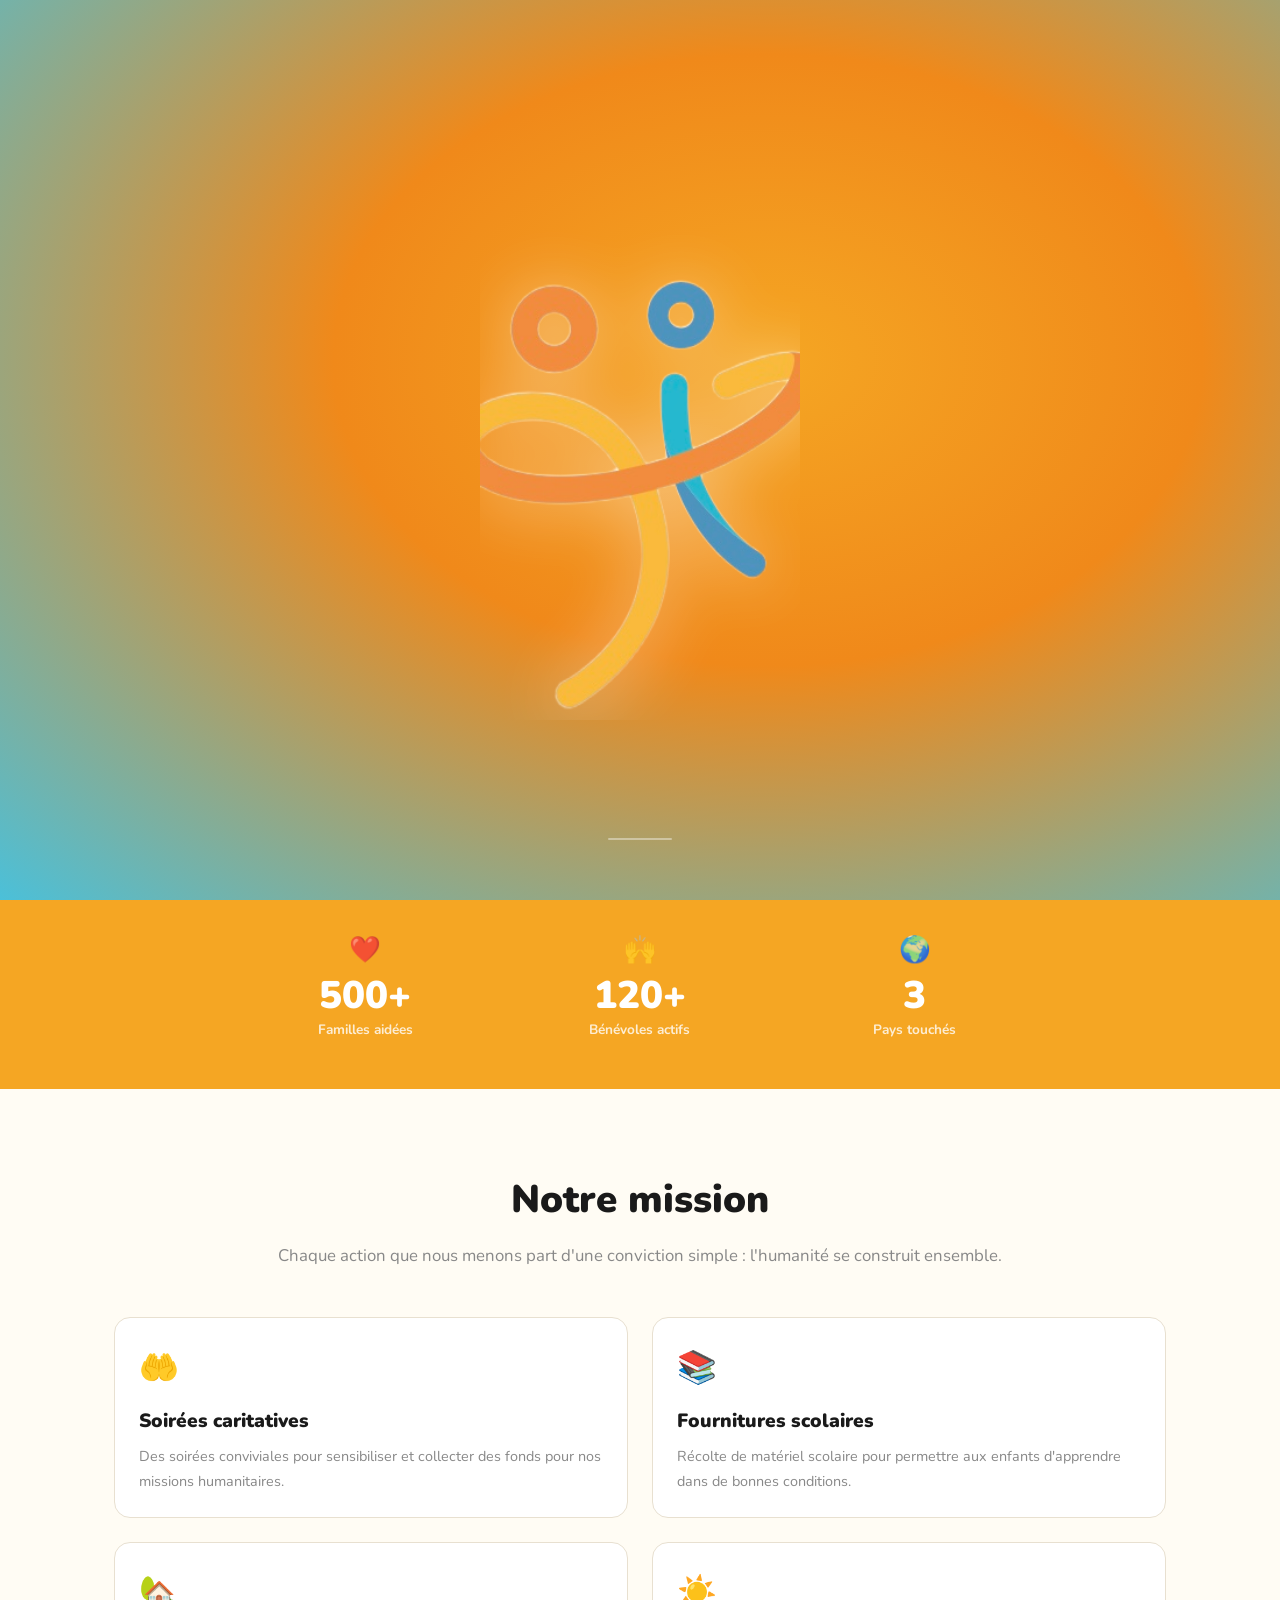
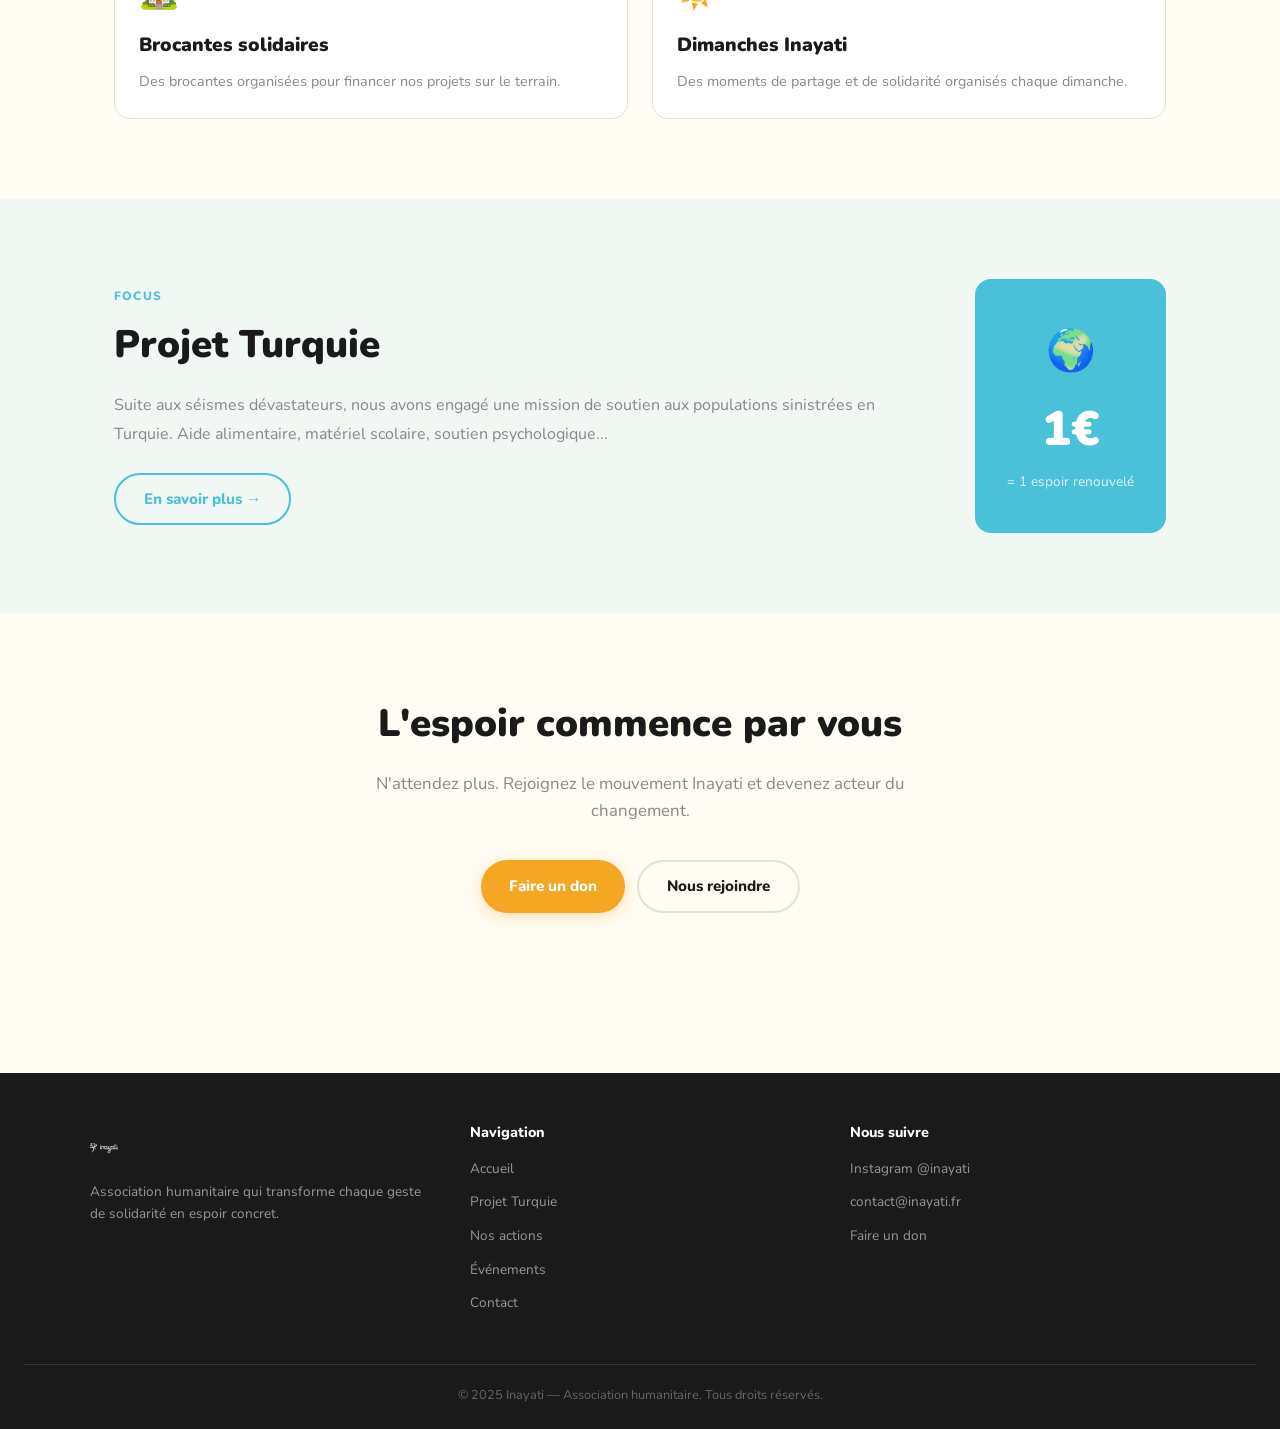
<file: index.html>
<!DOCTYPE html>
<html lang="fr">
<head>
  <meta charset="UTF-8" />
  <meta name="viewport" content="width=device-width, initial-scale=1.0" />
  <title>Inayati - Association Humanitaire</title>
  <link rel="stylesheet" href="style.css" />
</head>
<body>

<!-- SPLASH -->
<div id="splash">
  <div class="splash-icon">
    <img src="images/logo.png" alt="Inayati" />
  </div>
  <div class="splash-bar"></div>
</div>

<!-- NAVBAR -->
<nav>
  <div class="nav-inner">
    <a href="index.html" class="nav-logo"><img src="images/logo.png" alt="Inayati" /></a>
    <ul class="nav-links">
      <li><a href="index.html" data-page="index" class="active">Accueil</a></li>
      <li><a href="turquie.html" data-page="turquie">Projet Turquie</a></li>
      <li><a href="actions.html" data-page="actions">Nos actions</a></li>
      <li><a href="evenements.html" data-page="evenements">Nos événements</a></li>
      <li><a href="dons.html" class="btn-nav">Faire un don</a></li>
      <li><a href="contact.html" data-page="contact">Contact</a></li>
    </ul>
    <button class="nav-burger" id="nav-burger" aria-label="Menu">
      <span></span><span></span><span></span>
    </button>
  </div>
</nav>
<div class="nav-mobile" id="nav-mobile">
  <a href="index.html">Accueil</a>
  <a href="turquie.html">Projet Turquie</a>
  <a href="actions.html">Nos actions</a>
  <a href="evenements.html">Nos événements</a>
  <a href="contact.html">Contact</a>
  <a href="dons.html" class="btn-nav">Faire un don</a>
</div>

<main>

  <!-- HERO -->
  <section class="bg-warm" style="position:relative;min-height:90vh;display:flex;align-items:center;justify-content:center;text-align:center;overflow:hidden;">
    <div class="blob-orange"></div>
    <div class="blob-blue"></div>
    <div style="max-width:720px;">
      <img src="images/logo.png" alt="Inayati" style="height:96px;width:auto;object-fit:contain;margin-bottom:32px;" />
      <div class="slogan-box">
        <p class="slogan-text fade-in-slogan" id="slogan">Toute grande histoire commence par un rêve</p>
      </div>
      <p style="font-size:1.1rem;color:var(--text-muted);margin-bottom:36px;max-width:520px;margin-left:auto;margin-right:auto;">
        Inayati est une association humanitaire qui transforme chaque geste de solidarité en espoir concret pour ceux qui en ont besoin.
      </p>
      <div class="btn-group" style="justify-content:center;">
        <a href="dons.html" class="btn btn-primary">Faire un don</a>
        <a href="actions.html" class="btn btn-outline">Nos actions</a>
      </div>
    </div>
  </section>

  <!-- STATS -->
  <div class="stats-band orange">
    <div class="stats-grid">
      <div class="stat fade-up" data-delay="0">
        <div class="stat-icon">❤️</div>
        <div class="stat-value">500+</div>
        <div class="stat-label">Familles aidées</div>
      </div>
      <div class="stat fade-up" data-delay="100">
        <div class="stat-icon">🙌</div>
        <div class="stat-value">120+</div>
        <div class="stat-label">Bénévoles actifs</div>
      </div>
      <div class="stat fade-up" data-delay="200">
        <div class="stat-icon">🌍</div>
        <div class="stat-value">3</div>
        <div class="stat-label">Pays touchés</div>
      </div>
    </div>
  </div>

  <!-- NOTRE MISSION -->
  <section>
    <div class="container">
      <div class="section-title fade-up">
        <h2>Notre mission</h2>
        <p>Chaque action que nous menons part d'une conviction simple : l'humanité se construit ensemble.</p>
      </div>
      <div class="grid-2">
        <div class="card fade-up" data-delay="0">
          <div style="font-size:2rem;margin-bottom:12px;">🤲</div>
          <h3>Soirées caritatives</h3>
          <p style="color:var(--text-muted);font-size:0.9rem;line-height:1.7;">Des soirées conviviales pour sensibiliser et collecter des fonds pour nos missions humanitaires.</p>
        </div>
        <div class="card fade-up" data-delay="100">
          <div style="font-size:2rem;margin-bottom:12px;">📚</div>
          <h3>Fournitures scolaires</h3>
          <p style="color:var(--text-muted);font-size:0.9rem;line-height:1.7;">Récolte de matériel scolaire pour permettre aux enfants d'apprendre dans de bonnes conditions.</p>
        </div>
        <div class="card fade-up" data-delay="200">
          <div style="font-size:2rem;margin-bottom:12px;">🏡</div>
          <h3>Brocantes solidaires</h3>
          <p style="color:var(--text-muted);font-size:0.9rem;line-height:1.7;">Des brocantes organisées pour financer nos projets sur le terrain.</p>
        </div>
        <div class="card fade-up" data-delay="300">
          <div style="font-size:2rem;margin-bottom:12px;">☀️</div>
          <h3>Dimanches Inayati</h3>
          <p style="color:var(--text-muted);font-size:0.9rem;line-height:1.7;">Des moments de partage et de solidarité organisés chaque dimanche.</p>
        </div>
      </div>
    </div>
  </section>

  <!-- PROJET TURQUIE -->
  <section class="bg-blue-light">
    <div class="container">
      <div style="display:flex;flex-wrap:wrap;align-items:center;gap:40px;">
        <div style="flex:1;min-width:260px;" class="fade-left">
          <div class="label" style="color:var(--blue);margin-bottom:8px;">Focus</div>
          <h2>Projet Turquie</h2>
          <p style="color:var(--text-muted);line-height:1.8;margin:16px 0 24px;">
            Suite aux séismes dévastateurs, nous avons engagé une mission de soutien aux populations sinistrées en Turquie. Aide alimentaire, matériel scolaire, soutien psychologique...
          </p>
          <a href="turquie.html" class="btn btn-outline" style="border-color:var(--blue);color:var(--blue);" onmouseover="this.style.background='var(--blue)';this.style.color='#fff'" onmouseout="this.style.background='transparent';this.style.color='var(--blue)'">
            En savoir plus →
          </a>
        </div>
        <div class="fade-right" style="background:var(--blue);border-radius:var(--radius);padding:40px 32px;text-align:center;color:#fff;flex-shrink:0;min-width:180px;">
          <div style="font-size:2.5rem;margin-bottom:8px;">🌍</div>
          <div style="font-size:3rem;font-weight:900;">1€</div>
          <div style="font-size:0.85rem;opacity:0.85;margin-top:4px;">= 1 espoir renouvelé</div>
        </div>
      </div>
    </div>
  </section>

  <!-- CTA -->
  <section>
    <div class="container-sm" style="text-align:center;">
      <h2 class="fade-up">L'espoir commence par vous</h2>
      <p class="fade-up" style="color:var(--text-muted);font-size:1.05rem;margin:16px 0 36px;">
        N'attendez plus. Rejoignez le mouvement Inayati et devenez acteur du changement.
      </p>
      <div class="btn-group fade-up" style="justify-content:center;">
        <a href="dons.html" class="btn btn-primary">Faire un don</a>
        <a href="contact.html" class="btn btn-outline-dark">Nous rejoindre</a>
      </div>
    </div>
  </section>

</main>

<!-- FOOTER -->
<footer>
  <div class="footer-inner">
    <div class="footer-brand">
      <img src="images/logo.png" alt="Inayati" />
      <p>Association humanitaire qui transforme chaque geste de solidarité en espoir concret.</p>
    </div>
    <div class="footer-col">
      <h4>Navigation</h4>
      <ul>
        <li><a href="index.html">Accueil</a></li>
        <li><a href="turquie.html">Projet Turquie</a></li>
        <li><a href="actions.html">Nos actions</a></li>
        <li><a href="evenements.html">Événements</a></li>
        <li><a href="contact.html">Contact</a></li>
      </ul>
    </div>
    <div class="footer-col">
      <h4>Nous suivre</h4>
      <ul>
        <li><a href="https://www.instagram.com/inayati" target="_blank">Instagram @inayati</a></li>
        <li><a href="mailto:contact@inayati.fr">contact@inayati.fr</a></li>
        <li><a href="dons.html">Faire un don</a></li>
      </ul>
    </div>
  </div>
  <div class="footer-bottom">© 2025 Inayati — Association humanitaire. Tous droits réservés.</div>
</footer>

<script src="main.js"></script>
</body>
</html>
</file>
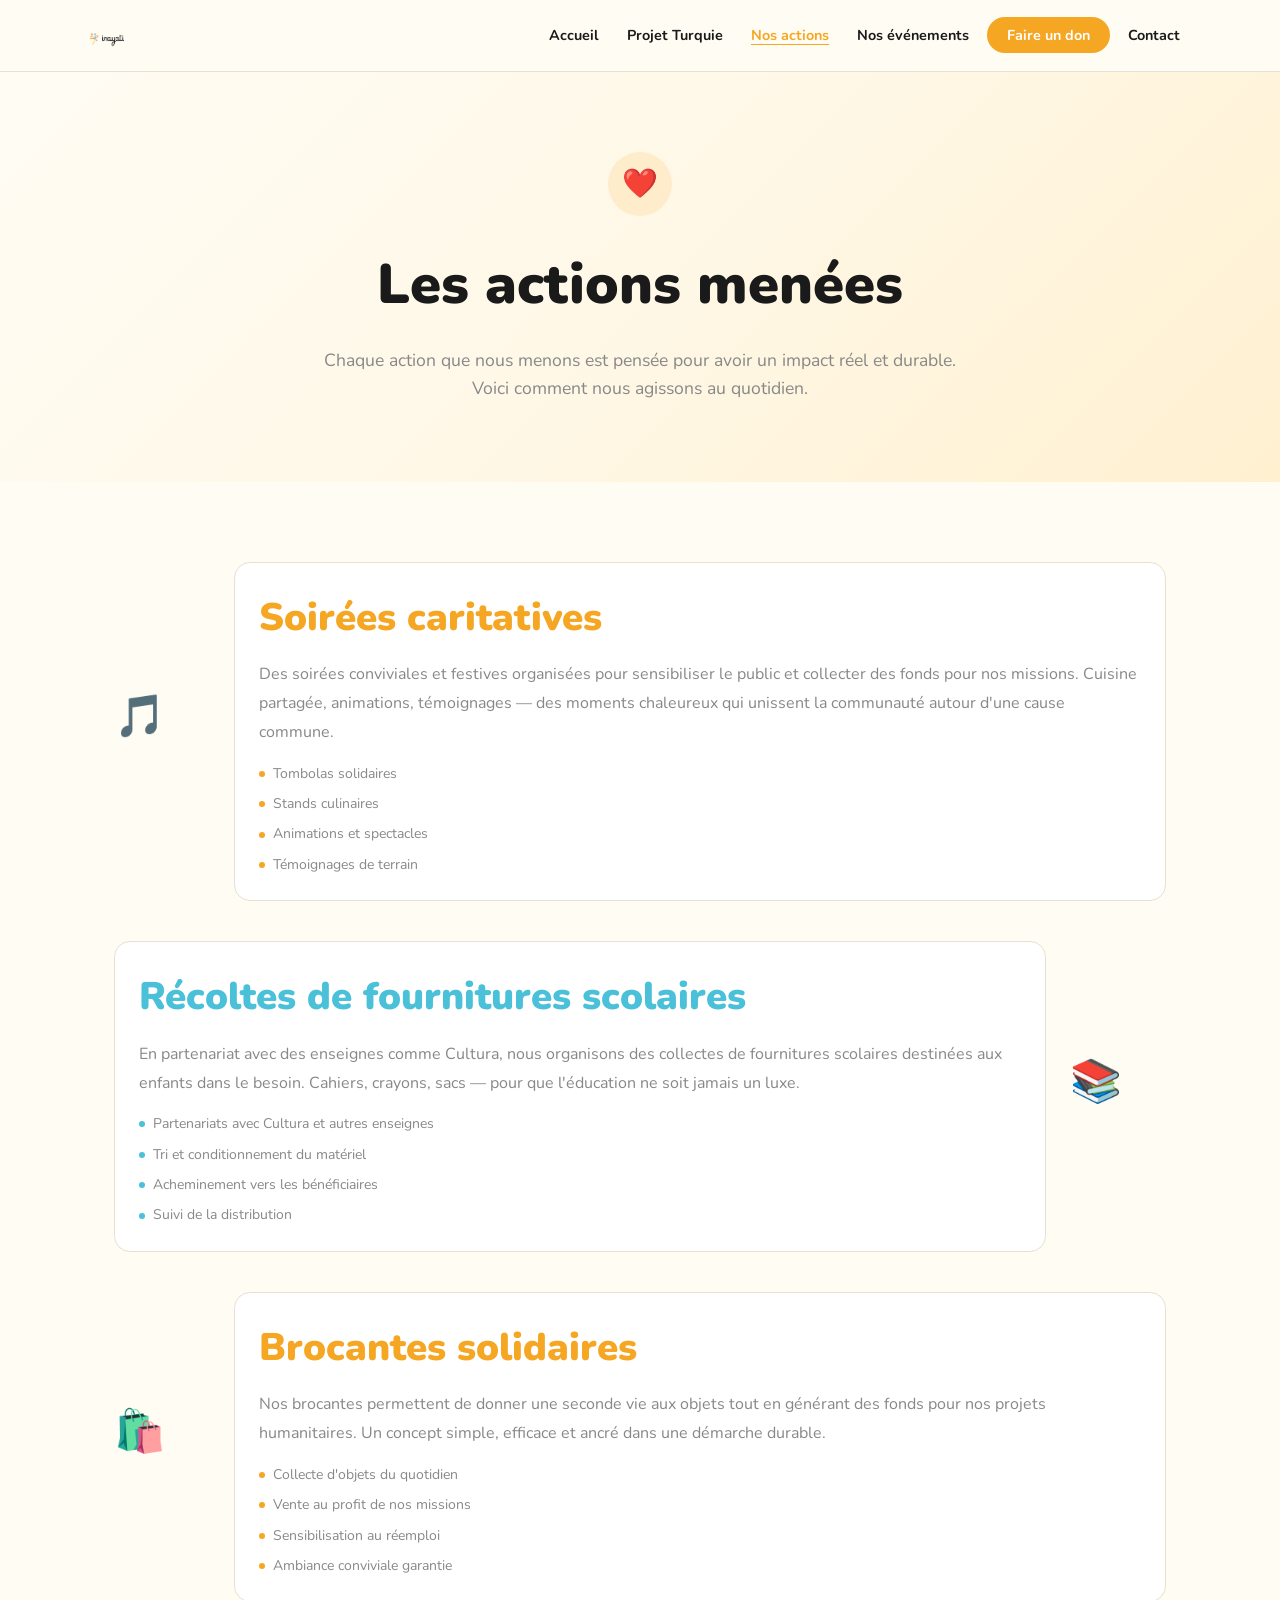
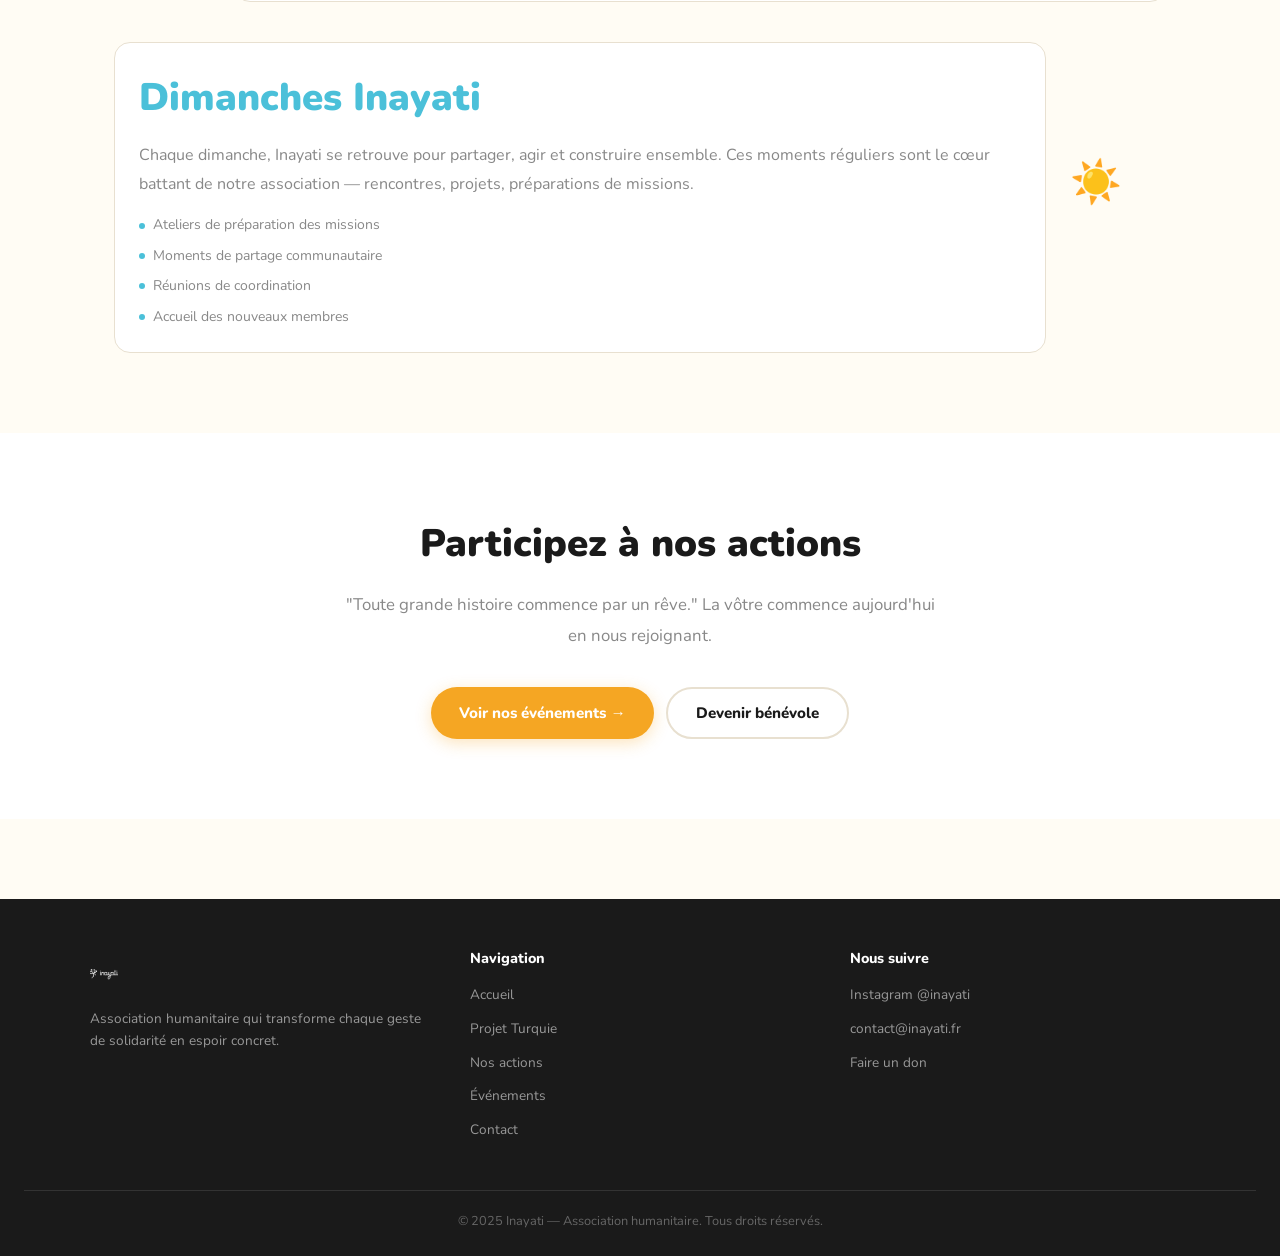
<file: actions.html>
<!DOCTYPE html>
<html lang="fr">
<head>
  <meta charset="UTF-8" />
  <meta name="viewport" content="width=device-width, initial-scale=1.0" />
  <title>Nos actions - Inayati</title>
  <link rel="stylesheet" href="style.css" />
</head>
<body>

<!-- NAVBAR -->
<nav>
  <div class="nav-inner">
    <a href="index.html" class="nav-logo"><img src="images/logo.png" alt="Inayati" /></a>
    <ul class="nav-links">
      <li><a href="index.html" data-page="index">Accueil</a></li>
      <li><a href="turquie.html" data-page="turquie">Projet Turquie</a></li>
      <li><a href="actions.html" data-page="actions" class="active">Nos actions</a></li>
      <li><a href="evenements.html" data-page="evenements">Nos événements</a></li>
      <li><a href="dons.html" class="btn-nav">Faire un don</a></li>
      <li><a href="contact.html" data-page="contact">Contact</a></li>
    </ul>
    <button class="nav-burger" id="nav-burger" aria-label="Menu">
      <span></span><span></span><span></span>
    </button>
  </div>
</nav>
<div class="nav-mobile" id="nav-mobile">
  <a href="index.html">Accueil</a>
  <a href="turquie.html">Projet Turquie</a>
  <a href="actions.html">Nos actions</a>
  <a href="evenements.html">Nos événements</a>
  <a href="contact.html">Contact</a>
  <a href="dons.html" class="btn-nav">Faire un don</a>
</div>

<main>

  <!-- HERO -->
  <section class="hero bg-warm">
    <div class="hero-icon" style="background:rgba(245,166,35,0.15);">❤️</div>
    <h1>Les actions menées</h1>
    <p>Chaque action que nous menons est pensée pour avoir un impact réel et durable. Voici comment nous agissons au quotidien.</p>
  </section>

  <!-- ACTIONS -->
  <section>
    <div class="container">

      <!-- Soirées caritatives -->
      <div style="display:flex;flex-wrap:wrap;gap:24px;align-items:center;margin-bottom:40px;" class="fade-up">
        <div class="icon-box-lg orange" style="flex-shrink:0;">🎵</div>
        <div class="card" style="flex:1;min-width:260px;">
          <h2 style="color:var(--orange);margin-bottom:12px;">Soirées caritatives</h2>
          <p style="color:var(--text-muted);line-height:1.8;margin-bottom:16px;">
            Des soirées conviviales et festives organisées pour sensibiliser le public et collecter des fonds pour nos missions. Cuisine partagée, animations, témoignages — des moments chaleureux qui unissent la communauté autour d'une cause commune.
          </p>
          <ul style="list-style:none;">
            <li style="display:flex;align-items:center;gap:8px;margin-bottom:8px;font-size:0.875rem;color:var(--text-muted);">
              <span style="width:6px;height:6px;border-radius:50%;background:var(--orange);flex-shrink:0;display:inline-block;"></span> Tombolas solidaires
            </li>
            <li style="display:flex;align-items:center;gap:8px;margin-bottom:8px;font-size:0.875rem;color:var(--text-muted);">
              <span style="width:6px;height:6px;border-radius:50%;background:var(--orange);flex-shrink:0;display:inline-block;"></span> Stands culinaires
            </li>
            <li style="display:flex;align-items:center;gap:8px;margin-bottom:8px;font-size:0.875rem;color:var(--text-muted);">
              <span style="width:6px;height:6px;border-radius:50%;background:var(--orange);flex-shrink:0;display:inline-block;"></span> Animations et spectacles
            </li>
            <li style="display:flex;align-items:center;gap:8px;font-size:0.875rem;color:var(--text-muted);">
              <span style="width:6px;height:6px;border-radius:50%;background:var(--orange);flex-shrink:0;display:inline-block;"></span> Témoignages de terrain
            </li>
          </ul>
        </div>
      </div>

      <!-- Collectes Cultura -->
      <div style="display:flex;flex-wrap:wrap-reverse;gap:24px;align-items:center;margin-bottom:40px;" class="fade-up" data-delay="100">
        <div class="card" style="flex:1;min-width:260px;">
          <h2 style="color:var(--blue);margin-bottom:12px;">Récoltes de fournitures scolaires</h2>
          <p style="color:var(--text-muted);line-height:1.8;margin-bottom:16px;">
            En partenariat avec des enseignes comme Cultura, nous organisons des collectes de fournitures scolaires destinées aux enfants dans le besoin. Cahiers, crayons, sacs — pour que l'éducation ne soit jamais un luxe.
          </p>
          <ul style="list-style:none;">
            <li style="display:flex;align-items:center;gap:8px;margin-bottom:8px;font-size:0.875rem;color:var(--text-muted);">
              <span style="width:6px;height:6px;border-radius:50%;background:var(--blue);flex-shrink:0;display:inline-block;"></span> Partenariats avec Cultura et autres enseignes
            </li>
            <li style="display:flex;align-items:center;gap:8px;margin-bottom:8px;font-size:0.875rem;color:var(--text-muted);">
              <span style="width:6px;height:6px;border-radius:50%;background:var(--blue);flex-shrink:0;display:inline-block;"></span> Tri et conditionnement du matériel
            </li>
            <li style="display:flex;align-items:center;gap:8px;margin-bottom:8px;font-size:0.875rem;color:var(--text-muted);">
              <span style="width:6px;height:6px;border-radius:50%;background:var(--blue);flex-shrink:0;display:inline-block;"></span> Acheminement vers les bénéficiaires
            </li>
            <li style="display:flex;align-items:center;gap:8px;font-size:0.875rem;color:var(--text-muted);">
              <span style="width:6px;height:6px;border-radius:50%;background:var(--blue);flex-shrink:0;display:inline-block;"></span> Suivi de la distribution
            </li>
          </ul>
        </div>
        <div class="icon-box-lg blue" style="flex-shrink:0;">📚</div>
      </div>

      <!-- Brocantes -->
      <div style="display:flex;flex-wrap:wrap;gap:24px;align-items:center;margin-bottom:40px;" class="fade-up" data-delay="200">
        <div class="icon-box-lg orange" style="flex-shrink:0;">🛍️</div>
        <div class="card" style="flex:1;min-width:260px;">
          <h2 style="color:var(--orange);margin-bottom:12px;">Brocantes solidaires</h2>
          <p style="color:var(--text-muted);line-height:1.8;margin-bottom:16px;">
            Nos brocantes permettent de donner une seconde vie aux objets tout en générant des fonds pour nos projets humanitaires. Un concept simple, efficace et ancré dans une démarche durable.
          </p>
          <ul style="list-style:none;">
            <li style="display:flex;align-items:center;gap:8px;margin-bottom:8px;font-size:0.875rem;color:var(--text-muted);">
              <span style="width:6px;height:6px;border-radius:50%;background:var(--orange);flex-shrink:0;display:inline-block;"></span> Collecte d'objets du quotidien
            </li>
            <li style="display:flex;align-items:center;gap:8px;margin-bottom:8px;font-size:0.875rem;color:var(--text-muted);">
              <span style="width:6px;height:6px;border-radius:50%;background:var(--orange);flex-shrink:0;display:inline-block;"></span> Vente au profit de nos missions
            </li>
            <li style="display:flex;align-items:center;gap:8px;margin-bottom:8px;font-size:0.875rem;color:var(--text-muted);">
              <span style="width:6px;height:6px;border-radius:50%;background:var(--orange);flex-shrink:0;display:inline-block;"></span> Sensibilisation au réemploi
            </li>
            <li style="display:flex;align-items:center;gap:8px;font-size:0.875rem;color:var(--text-muted);">
              <span style="width:6px;height:6px;border-radius:50%;background:var(--orange);flex-shrink:0;display:inline-block;"></span> Ambiance conviviale garantie
            </li>
          </ul>
        </div>
      </div>

      <!-- Dimanches Inayati -->
      <div style="display:flex;flex-wrap:wrap-reverse;gap:24px;align-items:center;" class="fade-up" data-delay="300">
        <div class="card" style="flex:1;min-width:260px;">
          <h2 style="color:var(--blue);margin-bottom:12px;">Dimanches Inayati</h2>
          <p style="color:var(--text-muted);line-height:1.8;margin-bottom:16px;">
            Chaque dimanche, Inayati se retrouve pour partager, agir et construire ensemble. Ces moments réguliers sont le cœur battant de notre association — rencontres, projets, préparations de missions.
          </p>
          <ul style="list-style:none;">
            <li style="display:flex;align-items:center;gap:8px;margin-bottom:8px;font-size:0.875rem;color:var(--text-muted);">
              <span style="width:6px;height:6px;border-radius:50%;background:var(--blue);flex-shrink:0;display:inline-block;"></span> Ateliers de préparation des missions
            </li>
            <li style="display:flex;align-items:center;gap:8px;margin-bottom:8px;font-size:0.875rem;color:var(--text-muted);">
              <span style="width:6px;height:6px;border-radius:50%;background:var(--blue);flex-shrink:0;display:inline-block;"></span> Moments de partage communautaire
            </li>
            <li style="display:flex;align-items:center;gap:8px;margin-bottom:8px;font-size:0.875rem;color:var(--text-muted);">
              <span style="width:6px;height:6px;border-radius:50%;background:var(--blue);flex-shrink:0;display:inline-block;"></span> Réunions de coordination
            </li>
            <li style="display:flex;align-items:center;gap:8px;font-size:0.875rem;color:var(--text-muted);">
              <span style="width:6px;height:6px;border-radius:50%;background:var(--blue);flex-shrink:0;display:inline-block;"></span> Accueil des nouveaux membres
            </li>
          </ul>
        </div>
        <div class="icon-box-lg blue" style="flex-shrink:0;">☀️</div>
      </div>

    </div>
  </section>

  <!-- PARTICIPER -->
  <section style="background:var(--card-bg);text-align:center;">
    <div class="container-sm">
      <h2 class="fade-up">Participez à nos actions</h2>
      <p class="fade-up" style="color:var(--text-muted);font-size:1.05rem;margin:16px 0 36px;line-height:1.8;">
        "Toute grande histoire commence par un rêve." La vôtre commence aujourd'hui en nous rejoignant.
      </p>
      <div class="btn-group fade-up" style="justify-content:center;">
        <a href="evenements.html" class="btn btn-primary">Voir nos événements →</a>
        <a href="contact.html" class="btn btn-outline-dark">Devenir bénévole</a>
      </div>
    </div>
  </section>

</main>

<!-- FOOTER -->
<footer>
  <div class="footer-inner">
    <div class="footer-brand">
      <img src="images/logo.png" alt="Inayati" />
      <p>Association humanitaire qui transforme chaque geste de solidarité en espoir concret.</p>
    </div>
    <div class="footer-col">
      <h4>Navigation</h4>
      <ul>
        <li><a href="index.html">Accueil</a></li>
        <li><a href="turquie.html">Projet Turquie</a></li>
        <li><a href="actions.html">Nos actions</a></li>
        <li><a href="evenements.html">Événements</a></li>
        <li><a href="contact.html">Contact</a></li>
      </ul>
    </div>
    <div class="footer-col">
      <h4>Nous suivre</h4>
      <ul>
        <li><a href="https://www.instagram.com/inayati" target="_blank">Instagram @inayati</a></li>
        <li><a href="mailto:contact@inayati.fr">contact@inayati.fr</a></li>
        <li><a href="dons.html">Faire un don</a></li>
      </ul>
    </div>
  </div>
  <div class="footer-bottom">© 2025 Inayati — Association humanitaire. Tous droits réservés.</div>
</footer>

<script src="main.js"></script>
</body>
</html>
</file>
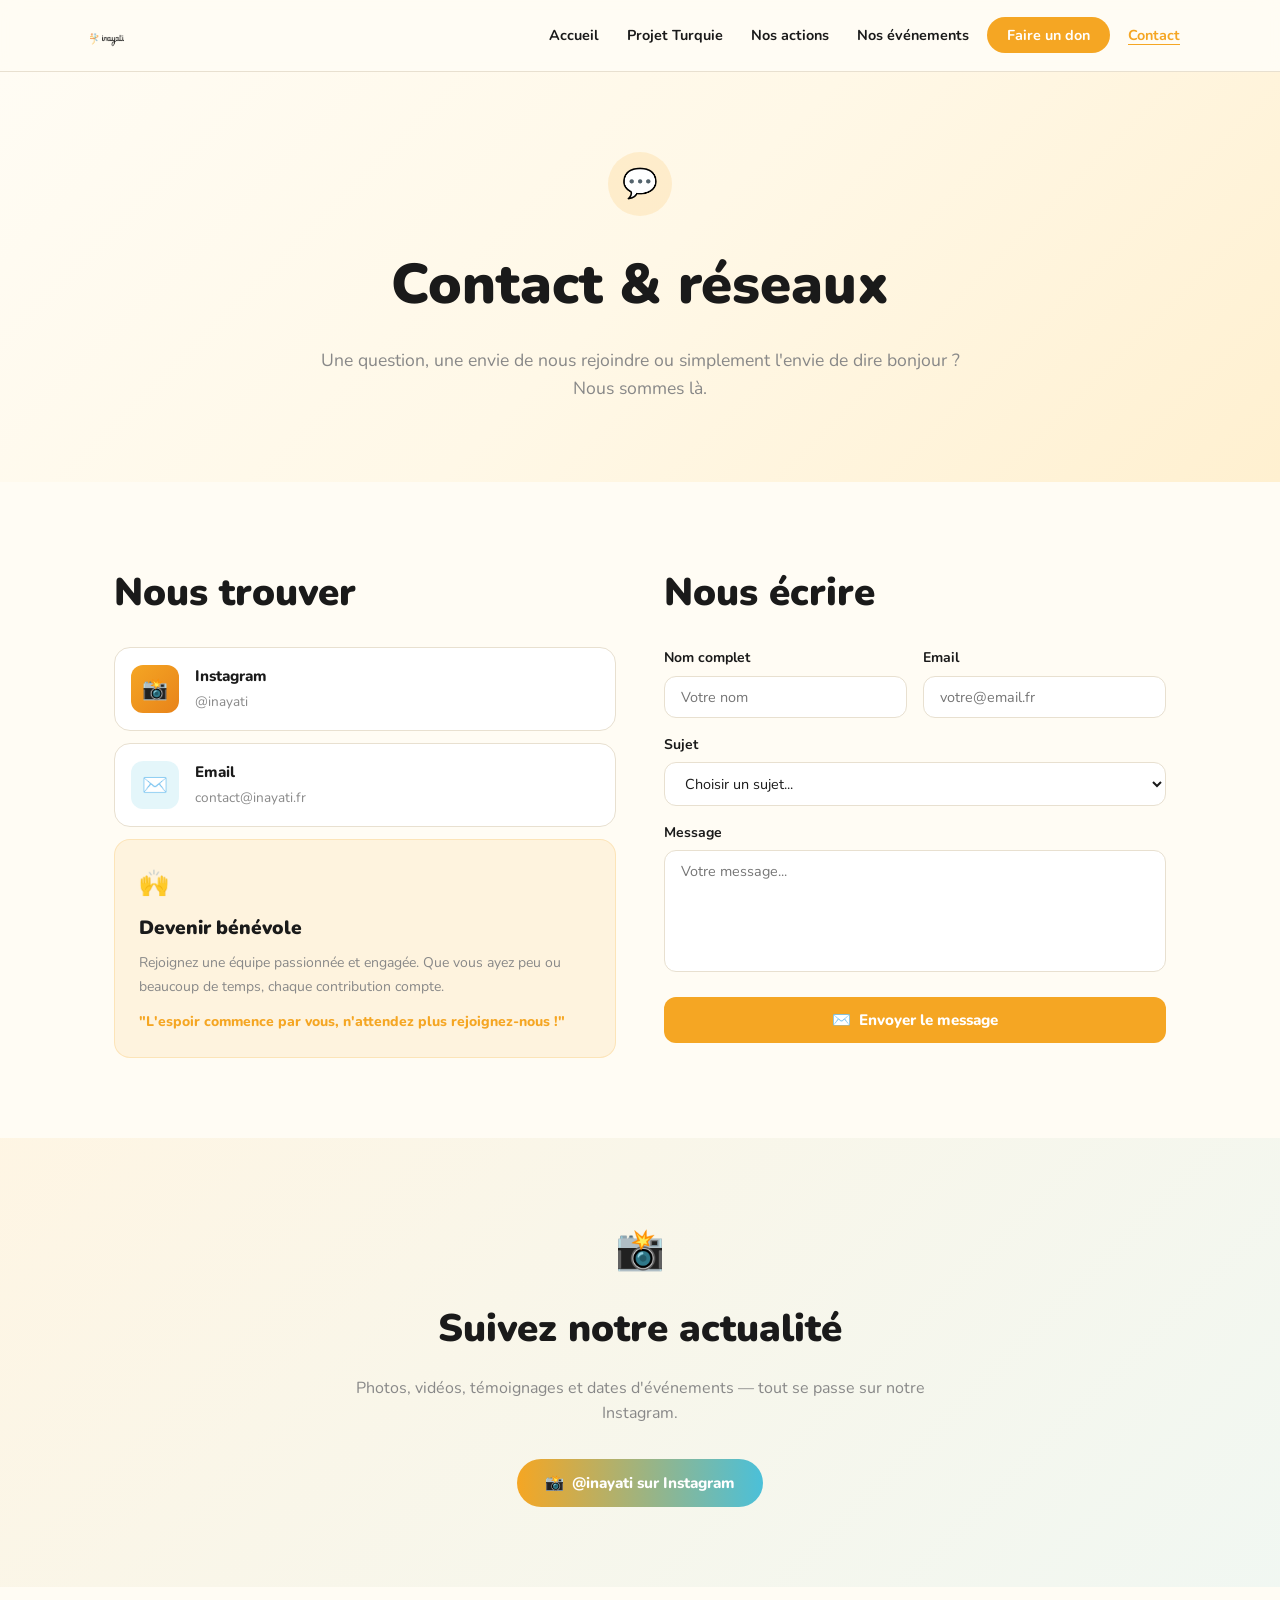
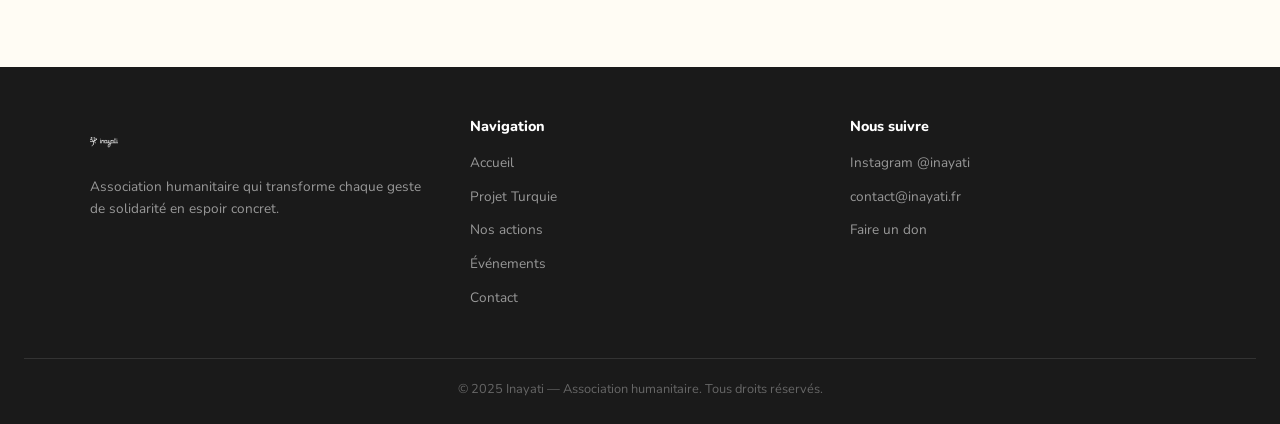
<file: contact.html>
<!DOCTYPE html>
<html lang="fr">
<head>
  <meta charset="UTF-8" />
  <meta name="viewport" content="width=device-width, initial-scale=1.0" />
  <title>Contact - Inayati</title>
  <link rel="stylesheet" href="style.css" />
</head>
<body>

<!-- NAVBAR -->
<nav>
  <div class="nav-inner">
    <a href="index.html" class="nav-logo"><img src="images/logo.png" alt="Inayati" /></a>
    <ul class="nav-links">
      <li><a href="index.html" data-page="index">Accueil</a></li>
      <li><a href="turquie.html" data-page="turquie">Projet Turquie</a></li>
      <li><a href="actions.html" data-page="actions">Nos actions</a></li>
      <li><a href="evenements.html" data-page="evenements">Nos événements</a></li>
      <li><a href="dons.html" class="btn-nav">Faire un don</a></li>
      <li><a href="contact.html" data-page="contact" class="active">Contact</a></li>
    </ul>
    <button class="nav-burger" id="nav-burger" aria-label="Menu">
      <span></span><span></span><span></span>
    </button>
  </div>
</nav>
<div class="nav-mobile" id="nav-mobile">
  <a href="index.html">Accueil</a>
  <a href="turquie.html">Projet Turquie</a>
  <a href="actions.html">Nos actions</a>
  <a href="evenements.html">Nos événements</a>
  <a href="contact.html">Contact</a>
  <a href="dons.html" class="btn-nav">Faire un don</a>
</div>

<main>

  <!-- HERO -->
  <section class="hero bg-warm">
    <div class="hero-icon" style="background:rgba(245,166,35,0.15);">💬</div>
    <h1>Contact & réseaux</h1>
    <p>Une question, une envie de nous rejoindre ou simplement l'envie de dire bonjour ? Nous sommes là.</p>
  </section>

  <!-- CONTENU PRINCIPAL -->
  <section>
    <div class="container">
      <div style="display:grid;grid-template-columns:1fr 1fr;gap:48px;align-items:start;" class="grid-contact">

        <!-- INFOS -->
        <div class="fade-left">
          <h2 style="margin-bottom:24px;">Nous trouver</h2>

          <a href="https://www.instagram.com/inayati" target="_blank" class="contact-link">
            <div class="contact-link-icon" style="background:linear-gradient(135deg,var(--orange),#e8831a);">📸</div>
            <div>
              <strong>Instagram</strong>
              <span>@inayati</span>
            </div>
          </a>

          <a href="mailto:contact@inayati.fr" class="contact-link">
            <div class="contact-link-icon" style="background:rgba(75,192,217,0.15);">✉️</div>
            <div>
              <strong>Email</strong>
              <span>contact@inayati.fr</span>
            </div>
          </a>

          <div style="background:rgba(245,166,35,0.1);border:1px solid rgba(245,166,35,0.2);border-radius:var(--radius);padding:24px;margin-top:8px;">
            <div style="font-size:1.5rem;margin-bottom:10px;">🙌</div>
            <h3 style="margin-bottom:8px;">Devenir bénévole</h3>
            <p style="color:var(--text-muted);font-size:0.875rem;line-height:1.7;margin-bottom:12px;">
              Rejoignez une équipe passionnée et engagée. Que vous ayez peu ou beaucoup de temps, chaque contribution compte.
            </p>
            <p style="color:var(--orange);font-weight:800;font-size:0.875rem;">
              "L'espoir commence par vous, n'attendez plus rejoignez-nous !"
            </p>
          </div>
        </div>

        <!-- FORMULAIRE -->
        <div class="fade-right">
          <h2 style="margin-bottom:24px;">Nous écrire</h2>
          <div id="contact-form">
            <form onsubmit="handleContactForm(event)">
              <div class="form-row">
                <div class="form-group">
                  <label for="nom">Nom complet</label>
                  <input type="text" id="nom" name="nom" placeholder="Votre nom" required />
                </div>
                <div class="form-group">
                  <label for="email">Email</label>
                  <input type="email" id="email" name="email" placeholder="votre@email.fr" required />
                </div>
              </div>
              <div class="form-group">
                <label for="sujet">Sujet</label>
                <select id="sujet" name="sujet" required>
                  <option value="">Choisir un sujet...</option>
                  <option value="benevole">Devenir bénévole</option>
                  <option value="don">Question sur les dons</option>
                  <option value="partenariat">Partenariat</option>
                  <option value="evenement">Événement</option>
                  <option value="autre">Autre</option>
                </select>
              </div>
              <div class="form-group">
                <label for="message">Message</label>
                <textarea id="message" name="message" rows="5" placeholder="Votre message..." required></textarea>
              </div>
              <button type="submit" class="form-submit">✉️ &nbsp;Envoyer le message</button>
            </form>
          </div>
        </div>

      </div>
    </div>
  </section>

  <!-- INSTAGRAM HIGHLIGHT -->
  <section style="background:linear-gradient(135deg,rgba(245,166,35,0.08),rgba(75,192,217,0.08));text-align:center;">
    <div class="container-sm">
      <div style="font-size:2.5rem;margin-bottom:16px;">📸</div>
      <h2 class="fade-up">Suivez notre actualité</h2>
      <p class="fade-up" style="color:var(--text-muted);margin:16px 0 32px;">
        Photos, vidéos, témoignages et dates d'événements — tout se passe sur notre Instagram.
      </p>
      <a href="https://www.instagram.com/inayati" target="_blank" class="btn btn-gradient fade-up">
        📸 &nbsp;@inayati sur Instagram
      </a>
    </div>
  </section>

</main>

<!-- FOOTER -->
<footer>
  <div class="footer-inner">
    <div class="footer-brand">
      <img src="images/logo.png" alt="Inayati" />
      <p>Association humanitaire qui transforme chaque geste de solidarité en espoir concret.</p>
    </div>
    <div class="footer-col">
      <h4>Navigation</h4>
      <ul>
        <li><a href="index.html">Accueil</a></li>
        <li><a href="turquie.html">Projet Turquie</a></li>
        <li><a href="actions.html">Nos actions</a></li>
        <li><a href="evenements.html">Événements</a></li>
        <li><a href="contact.html">Contact</a></li>
      </ul>
    </div>
    <div class="footer-col">
      <h4>Nous suivre</h4>
      <ul>
        <li><a href="https://www.instagram.com/inayati" target="_blank">Instagram @inayati</a></li>
        <li><a href="mailto:contact@inayati.fr">contact@inayati.fr</a></li>
        <li><a href="dons.html">Faire un don</a></li>
      </ul>
    </div>
  </div>
  <div class="footer-bottom">© 2025 Inayati — Association humanitaire. Tous droits réservés.</div>
</footer>

<script>
function handleContactForm(e) {
  e.preventDefault();
  document.getElementById('contact-form').innerHTML = `
    <div class="form-success">
      <div class="checkmark">✅</div>
      <h3>Message envoyé !</h3>
      <p>Merci de nous avoir contacté. Nous vous répondrons dans les plus brefs délais.</p>
    </div>`;
}
</script>
<script src="main.js"></script>
</body>
</html>
</file>
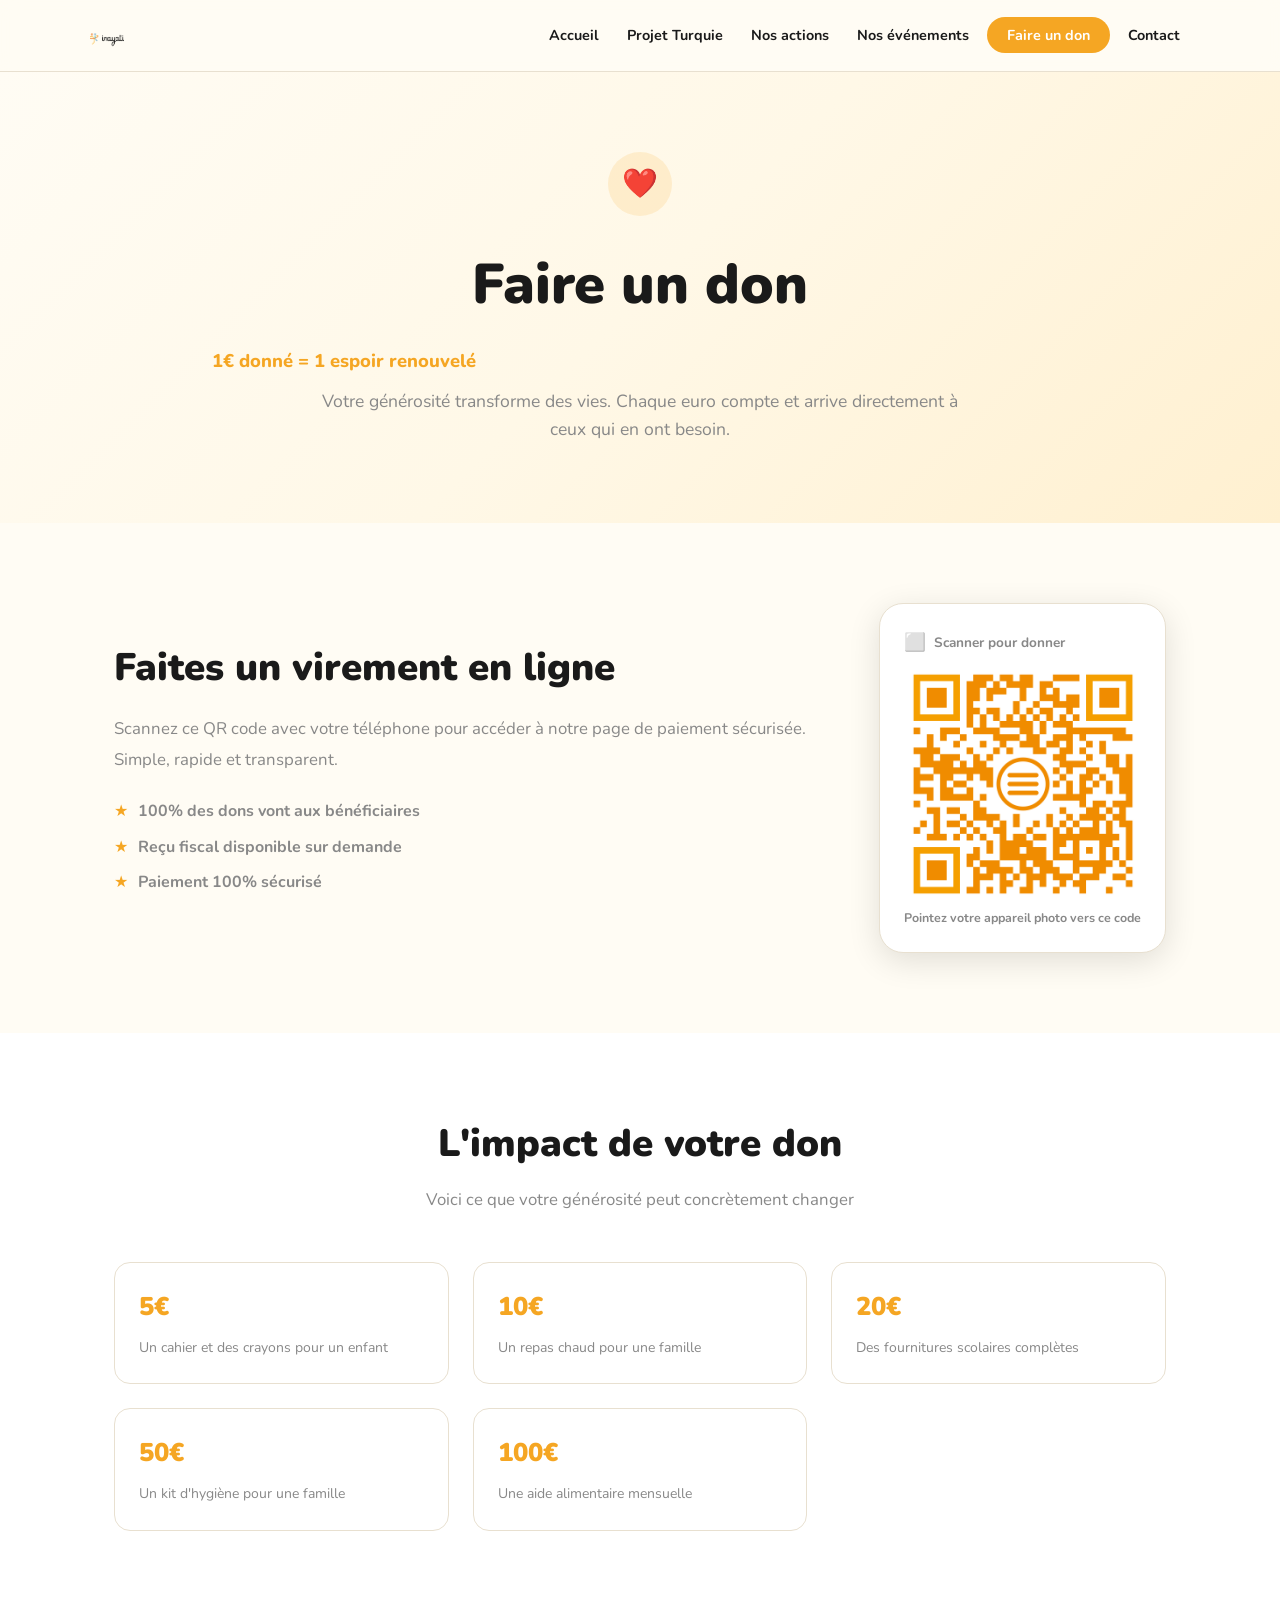
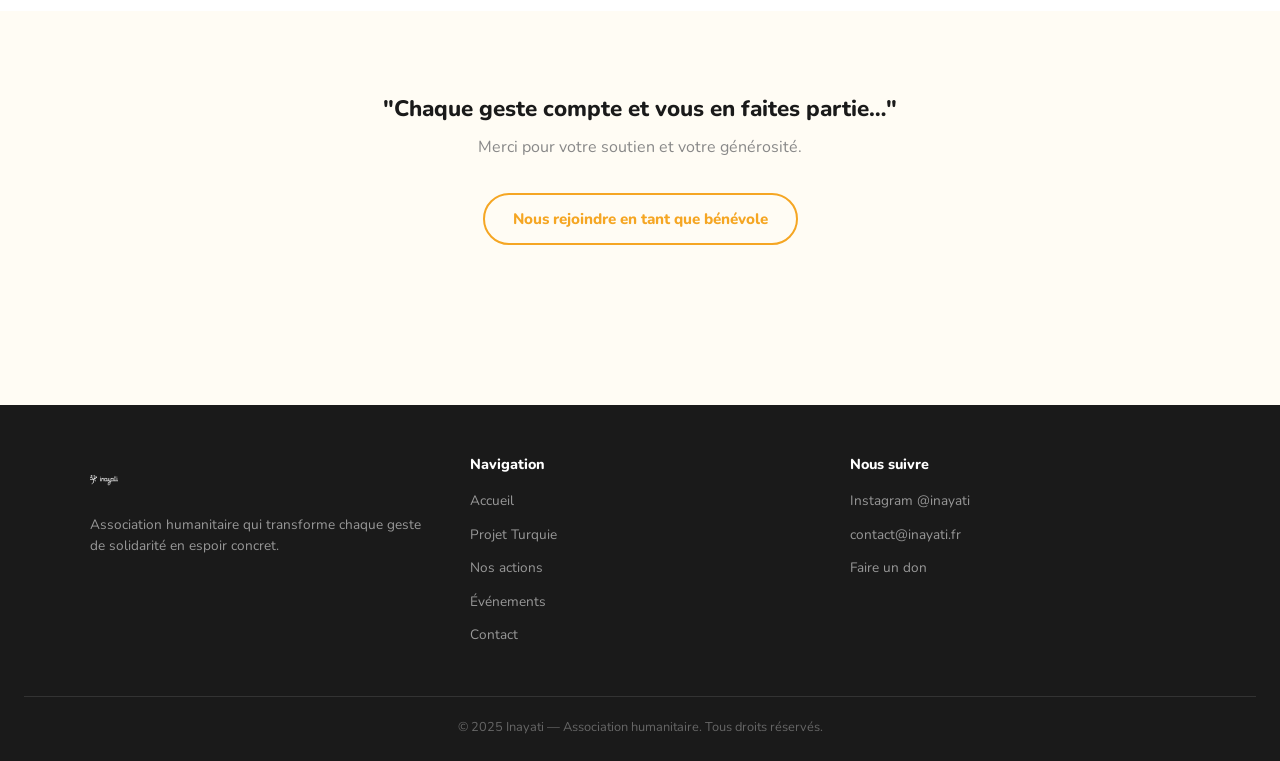
<file: dons.html>
<!DOCTYPE html>
<html lang="fr">
<head>
  <meta charset="UTF-8" />
  <meta name="viewport" content="width=device-width, initial-scale=1.0" />
  <title>Faire un don - Inayati</title>
  <link rel="stylesheet" href="style.css" />
</head>
<body>

<!-- NAVBAR -->
<nav>
  <div class="nav-inner">
    <a href="index.html" class="nav-logo"><img src="images/logo.png" alt="Inayati" /></a>
    <ul class="nav-links">
      <li><a href="index.html" data-page="index">Accueil</a></li>
      <li><a href="turquie.html" data-page="turquie">Projet Turquie</a></li>
      <li><a href="actions.html" data-page="actions">Nos actions</a></li>
      <li><a href="evenements.html" data-page="evenements">Nos événements</a></li>
      <li><a href="dons.html" class="btn-nav active">Faire un don</a></li>
      <li><a href="contact.html" data-page="contact">Contact</a></li>
    </ul>
    <button class="nav-burger" id="nav-burger" aria-label="Menu">
      <span></span><span></span><span></span>
    </button>
  </div>
</nav>
<div class="nav-mobile" id="nav-mobile">
  <a href="index.html">Accueil</a>
  <a href="turquie.html">Projet Turquie</a>
  <a href="actions.html">Nos actions</a>
  <a href="evenements.html">Nos événements</a>
  <a href="contact.html">Contact</a>
  <a href="dons.html" class="btn-nav">Faire un don</a>
</div>

<main>

  <!-- HERO -->
  <section class="hero bg-warm">
    <div class="hero-icon" style="background:rgba(245,166,35,0.15);">❤️</div>
    <h1>Faire un don</h1>
    <p style="color:var(--orange);font-weight:800;font-size:1.15rem;margin:8px 0 12px;">1€ donné = 1 espoir renouvelé</p>
    <p>Votre générosité transforme des vies. Chaque euro compte et arrive directement à ceux qui en ont besoin.</p>
  </section>

  <!-- QR CODE -->
  <section>
    <div class="container">
      <div style="display:flex;flex-wrap:wrap;gap:48px;align-items:center;">
        <div style="flex:1;min-width:260px;" class="fade-left">
          <h2>Faites un virement en ligne</h2>
          <p style="color:var(--text-muted);line-height:1.8;margin:16px 0 24px;font-size:1.05rem;">
            Scannez ce QR code avec votre téléphone pour accéder à notre page de paiement sécurisée. Simple, rapide et transparent.
          </p>
          <ul style="list-style:none;margin-bottom:24px;">
            <li style="display:flex;align-items:center;gap:10px;margin-bottom:10px;color:var(--text-muted);">
              <span style="color:var(--orange);font-size:1rem;">★</span>
              <span style="font-weight:700;">100% des dons vont aux bénéficiaires</span>
            </li>
            <li style="display:flex;align-items:center;gap:10px;margin-bottom:10px;color:var(--text-muted);">
              <span style="color:var(--orange);font-size:1rem;">★</span>
              <span style="font-weight:700;">Reçu fiscal disponible sur demande</span>
            </li>
            <li style="display:flex;align-items:center;gap:10px;color:var(--text-muted);">
              <span style="color:var(--orange);font-size:1rem;">★</span>
              <span style="font-weight:700;">Paiement 100% sécurisé</span>
            </li>
          </ul>
        </div>
        <div class="fade-right" style="flex-shrink:0;">
          <div style="background:#fff;border-radius:24px;padding:24px;box-shadow:var(--shadow-lg);border:1px solid var(--border);">
            <div style="display:flex;align-items:center;gap:8px;margin-bottom:16px;">
              <span style="color:var(--orange);font-size:1.1rem;">⬜</span>
              <span style="font-weight:700;font-size:0.85rem;color:var(--text-muted);">Scanner pour donner</span>
            </div>
            <img src="images/qr.png" alt="QR Code don Inayati" style="width:224px;height:224px;object-fit:contain;display:block;margin:0 auto;" />
            <p style="text-align:center;font-size:0.78rem;color:var(--text-muted);margin-top:12px;font-weight:700;">
              Pointez votre appareil photo vers ce code
            </p>
          </div>
        </div>
      </div>
    </div>
  </section>

  <!-- IMPACT -->
  <section class="bg-card" style="background:var(--card-bg);">
    <div class="container">
      <div class="section-title fade-up">
        <h2>L'impact de votre don</h2>
        <p>Voici ce que votre générosité peut concrètement changer</p>
      </div>
      <div class="grid-3">
        <div class="card card-orange fade-up" data-delay="0">
          <div style="font-size:1.6rem;font-weight:900;color:var(--orange);margin-bottom:8px;">5€</div>
          <p style="color:var(--text-muted);font-size:0.875rem;line-height:1.7;">Un cahier et des crayons pour un enfant</p>
        </div>
        <div class="card card-orange fade-up" data-delay="80">
          <div style="font-size:1.6rem;font-weight:900;color:var(--orange);margin-bottom:8px;">10€</div>
          <p style="color:var(--text-muted);font-size:0.875rem;line-height:1.7;">Un repas chaud pour une famille</p>
        </div>
        <div class="card card-orange fade-up" data-delay="160">
          <div style="font-size:1.6rem;font-weight:900;color:var(--orange);margin-bottom:8px;">20€</div>
          <p style="color:var(--text-muted);font-size:0.875rem;line-height:1.7;">Des fournitures scolaires complètes</p>
        </div>
        <div class="card card-orange fade-up" data-delay="240">
          <div style="font-size:1.6rem;font-weight:900;color:var(--orange);margin-bottom:8px;">50€</div>
          <p style="color:var(--text-muted);font-size:0.875rem;line-height:1.7;">Un kit d'hygiène pour une famille</p>
        </div>
        <div class="card card-orange fade-up" data-delay="320">
          <div style="font-size:1.6rem;font-weight:900;color:var(--orange);margin-bottom:8px;">100€</div>
          <p style="color:var(--text-muted);font-size:0.875rem;line-height:1.7;">Une aide alimentaire mensuelle</p>
        </div>
      </div>
    </div>
  </section>

  <!-- CTA -->
  <section style="text-align:center;">
    <div class="container-sm">
      <p class="fade-up" style="font-size:1.4rem;font-weight:800;margin-bottom:8px;">"Chaque geste compte et vous en faites partie…"</p>
      <p class="fade-up" style="color:var(--text-muted);margin-bottom:32px;">Merci pour votre soutien et votre générosité.</p>
      <a href="contact.html" class="btn btn-outline fade-up">Nous rejoindre en tant que bénévole</a>
    </div>
  </section>

</main>

<!-- FOOTER -->
<footer>
  <div class="footer-inner">
    <div class="footer-brand">
      <img src="images/logo.png" alt="Inayati" />
      <p>Association humanitaire qui transforme chaque geste de solidarité en espoir concret.</p>
    </div>
    <div class="footer-col">
      <h4>Navigation</h4>
      <ul>
        <li><a href="index.html">Accueil</a></li>
        <li><a href="turquie.html">Projet Turquie</a></li>
        <li><a href="actions.html">Nos actions</a></li>
        <li><a href="evenements.html">Événements</a></li>
        <li><a href="contact.html">Contact</a></li>
      </ul>
    </div>
    <div class="footer-col">
      <h4>Nous suivre</h4>
      <ul>
        <li><a href="https://www.instagram.com/inayati" target="_blank">Instagram @inayati</a></li>
        <li><a href="mailto:contact@inayati.fr">contact@inayati.fr</a></li>
        <li><a href="dons.html">Faire un don</a></li>
      </ul>
    </div>
  </div>
  <div class="footer-bottom">© 2025 Inayati — Association humanitaire. Tous droits réservés.</div>
</footer>

<script src="main.js"></script>
</body>
</html>
</file>
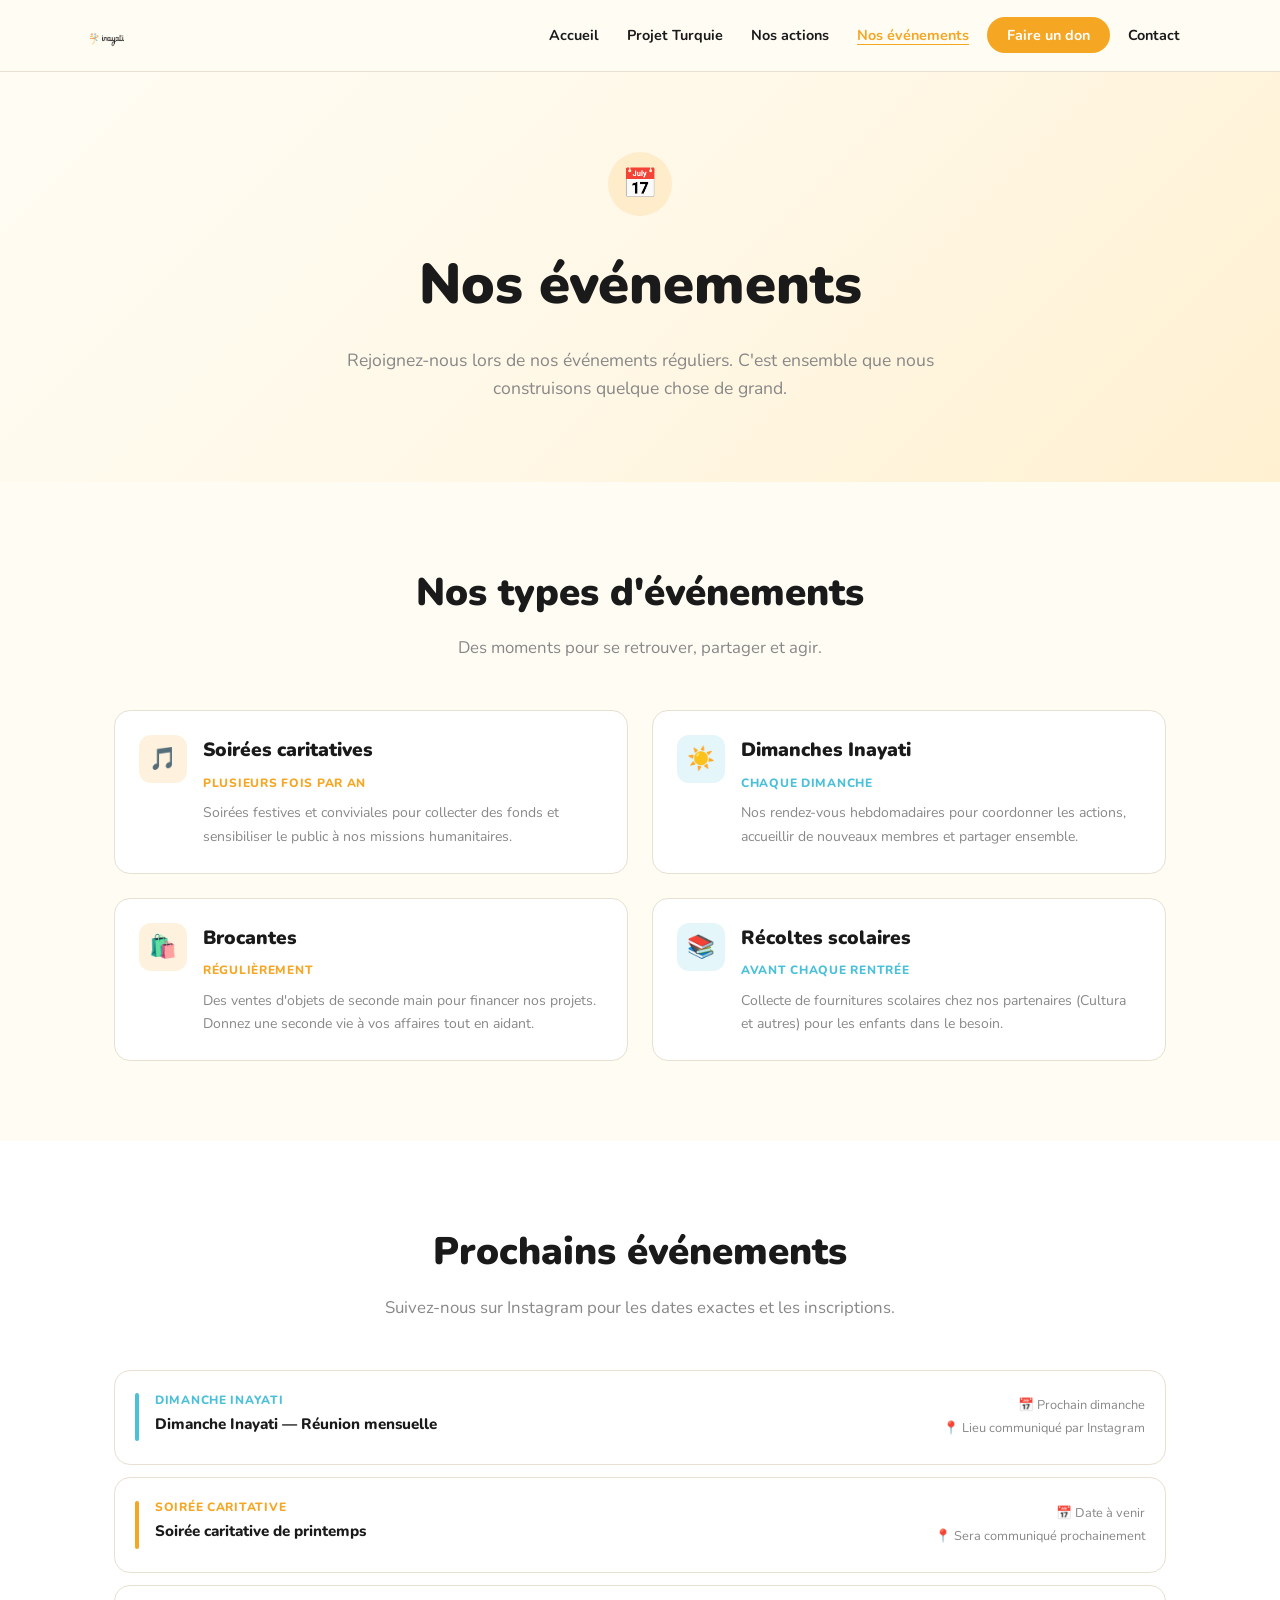
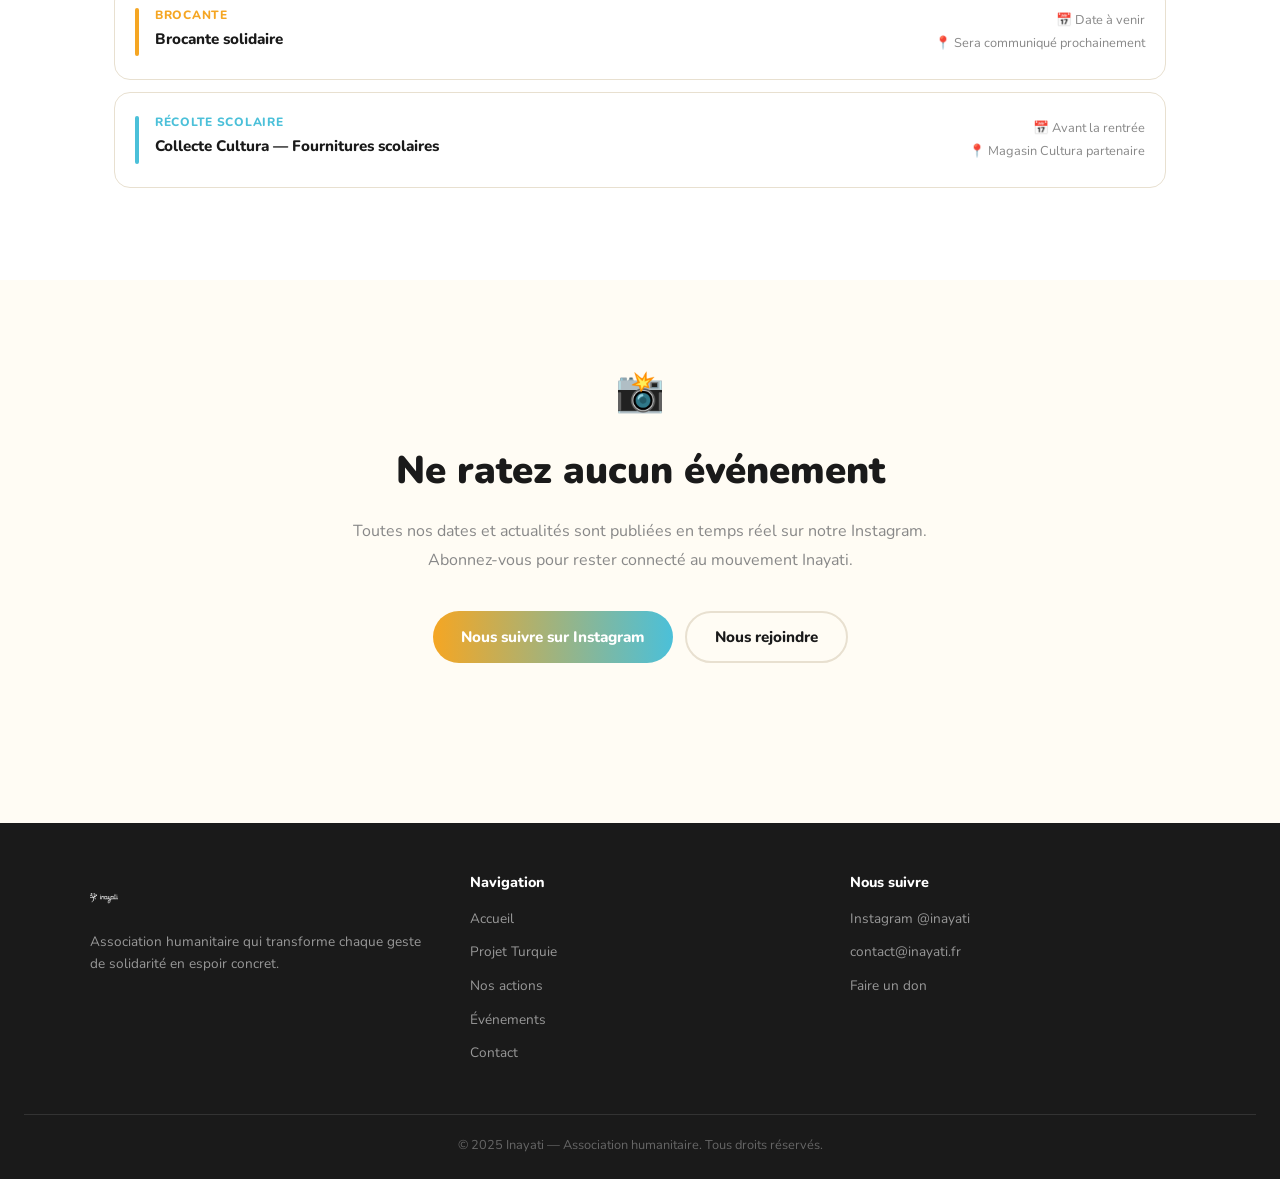
<file: evenements.html>
<!DOCTYPE html>
<html lang="fr">
<head>
  <meta charset="UTF-8" />
  <meta name="viewport" content="width=device-width, initial-scale=1.0" />
  <title>Nos événements - Inayati</title>
  <link rel="stylesheet" href="style.css" />
</head>
<body>

<!-- NAVBAR -->
<nav>
  <div class="nav-inner">
    <a href="index.html" class="nav-logo"><img src="images/logo.png" alt="Inayati" /></a>
    <ul class="nav-links">
      <li><a href="index.html" data-page="index">Accueil</a></li>
      <li><a href="turquie.html" data-page="turquie">Projet Turquie</a></li>
      <li><a href="actions.html" data-page="actions">Nos actions</a></li>
      <li><a href="evenements.html" data-page="evenements" class="active">Nos événements</a></li>
      <li><a href="dons.html" class="btn-nav">Faire un don</a></li>
      <li><a href="contact.html" data-page="contact">Contact</a></li>
    </ul>
    <button class="nav-burger" id="nav-burger" aria-label="Menu">
      <span></span><span></span><span></span>
    </button>
  </div>
</nav>
<div class="nav-mobile" id="nav-mobile">
  <a href="index.html">Accueil</a>
  <a href="turquie.html">Projet Turquie</a>
  <a href="actions.html">Nos actions</a>
  <a href="evenements.html">Nos événements</a>
  <a href="contact.html">Contact</a>
  <a href="dons.html" class="btn-nav">Faire un don</a>
</div>

<main>

  <!-- HERO -->
  <section class="hero bg-warm">
    <div class="hero-icon" style="background:rgba(245,166,35,0.15);">📅</div>
    <h1>Nos événements</h1>
    <p>Rejoignez-nous lors de nos événements réguliers. C'est ensemble que nous construisons quelque chose de grand.</p>
  </section>

  <!-- TYPES D'ÉVÉNEMENTS -->
  <section>
    <div class="container">
      <div class="section-title fade-up">
        <h2>Nos types d'événements</h2>
        <p>Des moments pour se retrouver, partager et agir.</p>
      </div>
      <div class="grid-2">

        <div class="card fade-up" data-delay="0" style="display:flex;gap:16px;align-items:flex-start;">
          <div class="icon-box orange" style="flex-shrink:0;">🎵</div>
          <div>
            <h3>Soirées caritatives</h3>
            <div style="font-size:0.75rem;font-weight:800;color:var(--orange);text-transform:uppercase;letter-spacing:0.06em;margin-bottom:8px;">Plusieurs fois par an</div>
            <p style="color:var(--text-muted);font-size:0.875rem;line-height:1.7;">Soirées festives et conviviales pour collecter des fonds et sensibiliser le public à nos missions humanitaires.</p>
          </div>
        </div>

        <div class="card fade-up" data-delay="100" style="display:flex;gap:16px;align-items:flex-start;">
          <div class="icon-box blue" style="flex-shrink:0;">☀️</div>
          <div>
            <h3>Dimanches Inayati</h3>
            <div style="font-size:0.75rem;font-weight:800;color:var(--blue);text-transform:uppercase;letter-spacing:0.06em;margin-bottom:8px;">Chaque dimanche</div>
            <p style="color:var(--text-muted);font-size:0.875rem;line-height:1.7;">Nos rendez-vous hebdomadaires pour coordonner les actions, accueillir de nouveaux membres et partager ensemble.</p>
          </div>
        </div>

        <div class="card fade-up" data-delay="200" style="display:flex;gap:16px;align-items:flex-start;">
          <div class="icon-box orange" style="flex-shrink:0;">🛍️</div>
          <div>
            <h3>Brocantes</h3>
            <div style="font-size:0.75rem;font-weight:800;color:var(--orange);text-transform:uppercase;letter-spacing:0.06em;margin-bottom:8px;">Régulièrement</div>
            <p style="color:var(--text-muted);font-size:0.875rem;line-height:1.7;">Des ventes d'objets de seconde main pour financer nos projets. Donnez une seconde vie à vos affaires tout en aidant.</p>
          </div>
        </div>

        <div class="card fade-up" data-delay="300" style="display:flex;gap:16px;align-items:flex-start;">
          <div class="icon-box blue" style="flex-shrink:0;">📚</div>
          <div>
            <h3>Récoltes scolaires</h3>
            <div style="font-size:0.75rem;font-weight:800;color:var(--blue);text-transform:uppercase;letter-spacing:0.06em;margin-bottom:8px;">Avant chaque rentrée</div>
            <p style="color:var(--text-muted);font-size:0.875rem;line-height:1.7;">Collecte de fournitures scolaires chez nos partenaires (Cultura et autres) pour les enfants dans le besoin.</p>
          </div>
        </div>

      </div>
    </div>
  </section>

  <!-- PROCHAINS ÉVÉNEMENTS -->
  <section style="background:var(--card-bg);">
    <div class="container">
      <div class="section-title fade-up">
        <h2>Prochains événements</h2>
        <p>Suivez-nous sur Instagram pour les dates exactes et les inscriptions.</p>
      </div>

      <div class="event-item fade-up" data-delay="0">
        <div class="event-bar" style="background:var(--blue);"></div>
        <div class="event-info">
          <div class="type" style="color:var(--blue);">Dimanche Inayati</div>
          <h3>Dimanche Inayati — Réunion mensuelle</h3>
        </div>
        <div class="event-meta">
          <div>📅 Prochain dimanche</div>
          <div>📍 Lieu communiqué par Instagram</div>
        </div>
      </div>

      <div class="event-item fade-up" data-delay="80">
        <div class="event-bar" style="background:var(--orange);"></div>
        <div class="event-info">
          <div class="type" style="color:var(--orange);">Soirée caritative</div>
          <h3>Soirée caritative de printemps</h3>
        </div>
        <div class="event-meta">
          <div>📅 Date à venir</div>
          <div>📍 Sera communiqué prochainement</div>
        </div>
      </div>

      <div class="event-item fade-up" data-delay="160">
        <div class="event-bar" style="background:var(--orange);"></div>
        <div class="event-info">
          <div class="type" style="color:var(--orange);">Brocante</div>
          <h3>Brocante solidaire</h3>
        </div>
        <div class="event-meta">
          <div>📅 Date à venir</div>
          <div>📍 Sera communiqué prochainement</div>
        </div>
      </div>

      <div class="event-item fade-up" data-delay="240">
        <div class="event-bar" style="background:var(--blue);"></div>
        <div class="event-info">
          <div class="type" style="color:var(--blue);">Récolte scolaire</div>
          <h3>Collecte Cultura — Fournitures scolaires</h3>
        </div>
        <div class="event-meta">
          <div>📅 Avant la rentrée</div>
          <div>📍 Magasin Cultura partenaire</div>
        </div>
      </div>

    </div>
  </section>

  <!-- INSTAGRAM CTA -->
  <section style="text-align:center;">
    <div class="container-sm">
      <div style="font-size:2.5rem;margin-bottom:16px;">📸</div>
      <h2 class="fade-up">Ne ratez aucun événement</h2>
      <p class="fade-up" style="color:var(--text-muted);margin:16px 0 36px;line-height:1.8;">
        Toutes nos dates et actualités sont publiées en temps réel sur notre Instagram. Abonnez-vous pour rester connecté au mouvement Inayati.
      </p>
      <div class="btn-group fade-up" style="justify-content:center;">
        <a href="https://www.instagram.com/inayati" target="_blank" class="btn btn-gradient">Nous suivre sur Instagram</a>
        <a href="contact.html" class="btn btn-outline-dark">Nous rejoindre</a>
      </div>
    </div>
  </section>

</main>

<!-- FOOTER -->
<footer>
  <div class="footer-inner">
    <div class="footer-brand">
      <img src="images/logo.png" alt="Inayati" />
      <p>Association humanitaire qui transforme chaque geste de solidarité en espoir concret.</p>
    </div>
    <div class="footer-col">
      <h4>Navigation</h4>
      <ul>
        <li><a href="index.html">Accueil</a></li>
        <li><a href="turquie.html">Projet Turquie</a></li>
        <li><a href="actions.html">Nos actions</a></li>
        <li><a href="evenements.html">Événements</a></li>
        <li><a href="contact.html">Contact</a></li>
      </ul>
    </div>
    <div class="footer-col">
      <h4>Nous suivre</h4>
      <ul>
        <li><a href="https://www.instagram.com/inayati" target="_blank">Instagram @inayati</a></li>
        <li><a href="mailto:contact@inayati.fr">contact@inayati.fr</a></li>
        <li><a href="dons.html">Faire un don</a></li>
      </ul>
    </div>
  </div>
  <div class="footer-bottom">© 2025 Inayati — Association humanitaire. Tous droits réservés.</div>
</footer>

<script src="main.js"></script>
</body>
</html>
</file>
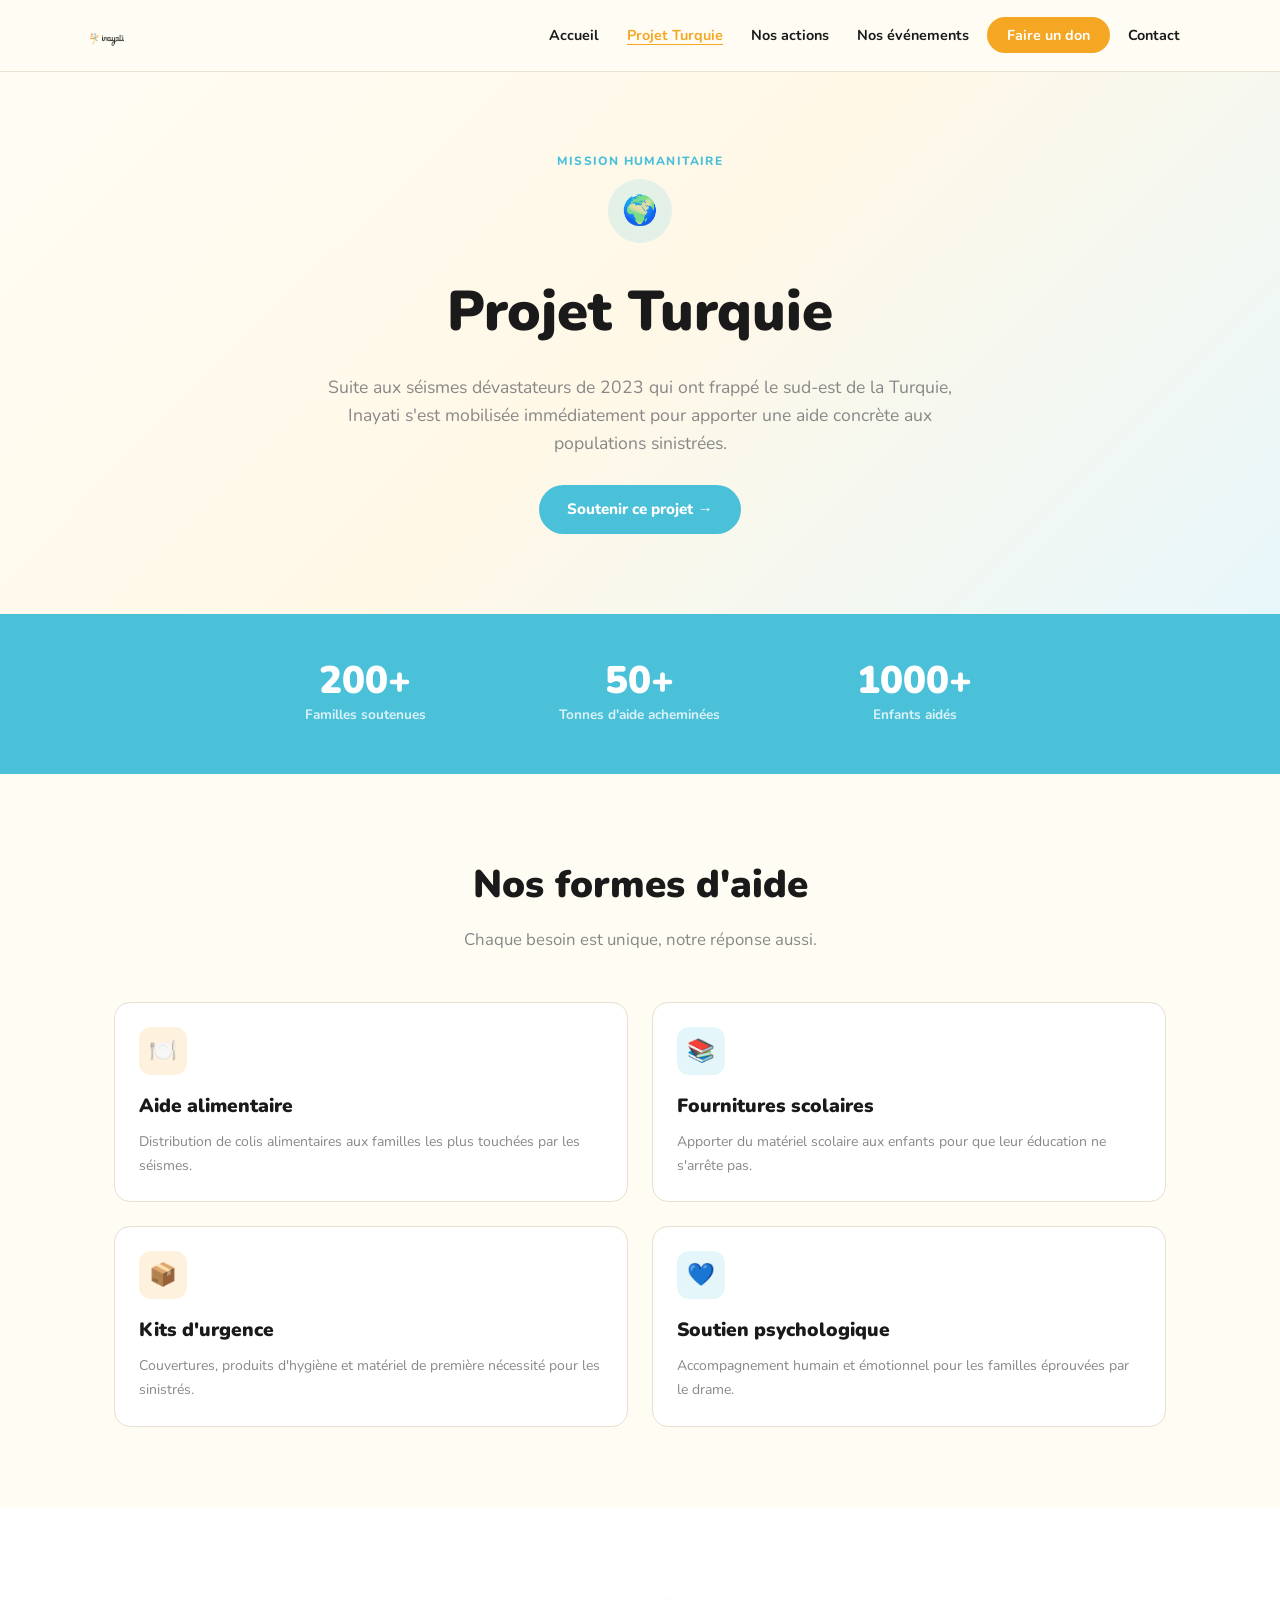
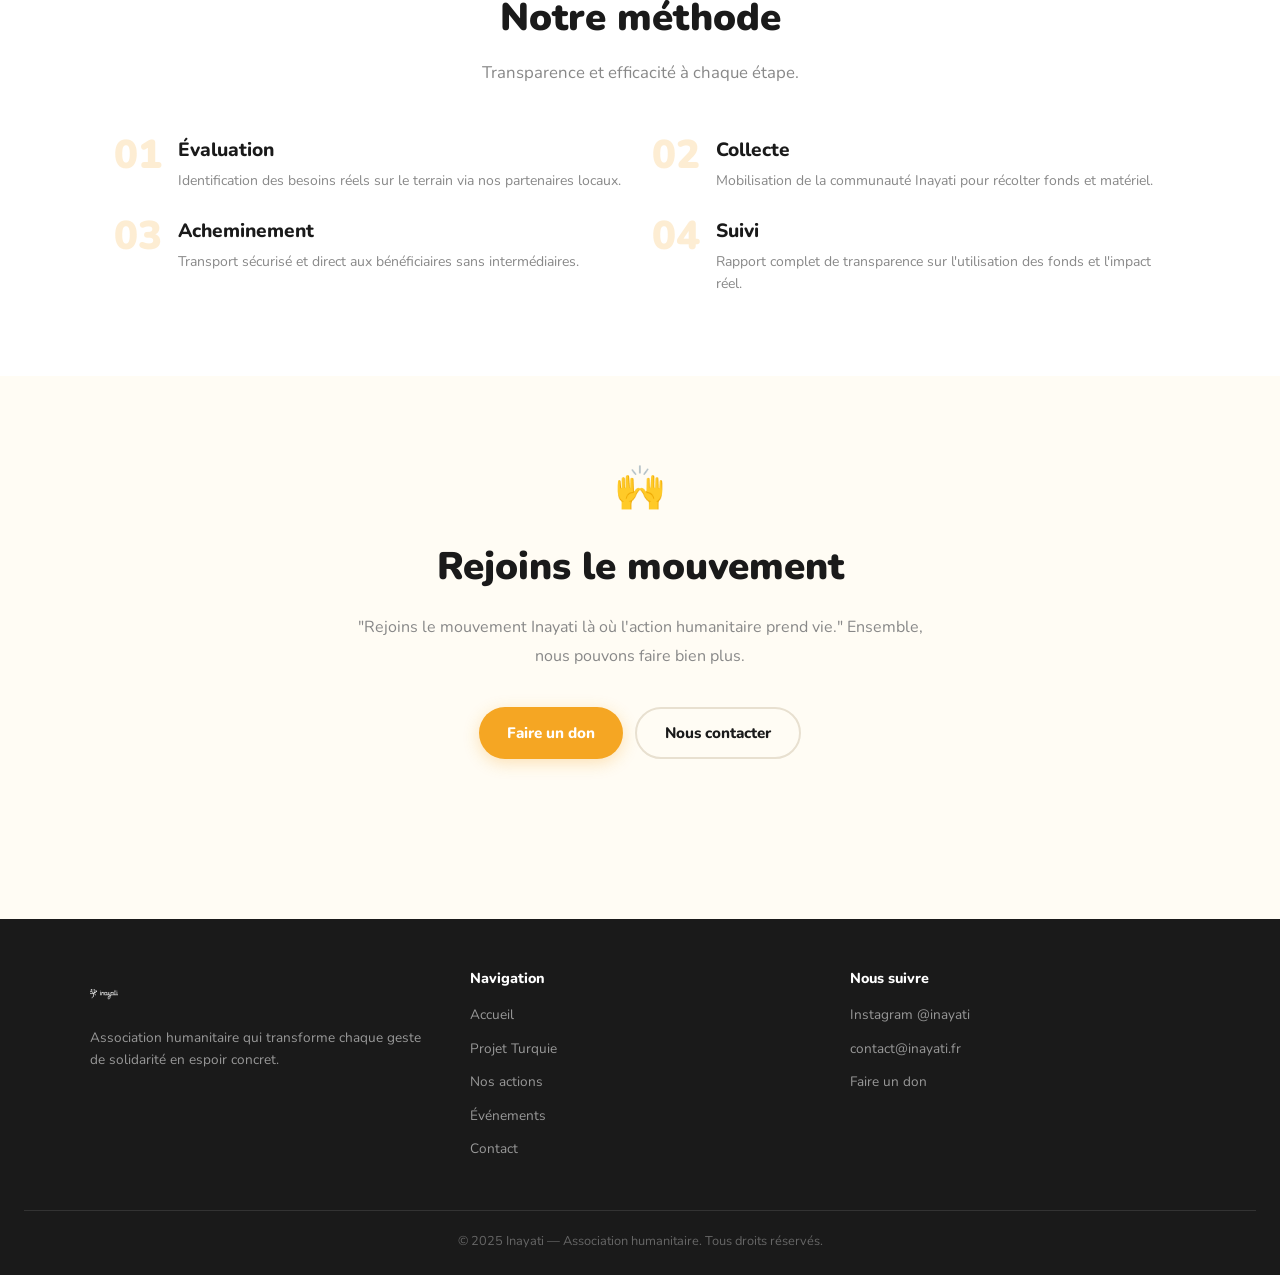
<file: turquie.html>
<!DOCTYPE html>
<html lang="fr">
<head>
  <meta charset="UTF-8" />
  <meta name="viewport" content="width=device-width, initial-scale=1.0" />
  <title>Projet Turquie - Inayati</title>
  <link rel="stylesheet" href="style.css" />
</head>
<body>

<!-- NAVBAR -->
<nav>
  <div class="nav-inner">
    <a href="index.html" class="nav-logo"><img src="images/logo.png" alt="Inayati" /></a>
    <ul class="nav-links">
      <li><a href="index.html" data-page="index">Accueil</a></li>
      <li><a href="turquie.html" data-page="turquie" class="active">Projet Turquie</a></li>
      <li><a href="actions.html" data-page="actions">Nos actions</a></li>
      <li><a href="evenements.html" data-page="evenements">Nos événements</a></li>
      <li><a href="dons.html" class="btn-nav">Faire un don</a></li>
      <li><a href="contact.html" data-page="contact">Contact</a></li>
    </ul>
    <button class="nav-burger" id="nav-burger" aria-label="Menu">
      <span></span><span></span><span></span>
    </button>
  </div>
</nav>
<div class="nav-mobile" id="nav-mobile">
  <a href="index.html">Accueil</a>
  <a href="turquie.html">Projet Turquie</a>
  <a href="actions.html">Nos actions</a>
  <a href="evenements.html">Nos événements</a>
  <a href="contact.html">Contact</a>
  <a href="dons.html" class="btn-nav">Faire un don</a>
</div>

<main>

  <!-- HERO -->
  <section class="hero" style="background:linear-gradient(135deg,var(--bg) 0%,var(--bg2) 50%,#E8F7FB 100%);">
    <div class="label" style="color:var(--blue);margin-bottom:8px;">Mission humanitaire</div>
    <div class="hero-icon" style="background:rgba(75,192,217,0.15);">🌍</div>
    <h1>Projet Turquie</h1>
    <p>Suite aux séismes dévastateurs de 2023 qui ont frappé le sud-est de la Turquie, Inayati s'est mobilisée immédiatement pour apporter une aide concrète aux populations sinistrées.</p>
    <div style="margin-top:28px;">
      <a href="dons.html" class="btn btn-blue">Soutenir ce projet →</a>
    </div>
  </section>

  <!-- STATS -->
  <div class="stats-band blue">
    <div class="stats-grid">
      <div class="stat fade-up" data-delay="0">
        <div class="stat-value">200+</div>
        <div class="stat-label">Familles soutenues</div>
      </div>
      <div class="stat fade-up" data-delay="100">
        <div class="stat-value">50+</div>
        <div class="stat-label">Tonnes d'aide acheminées</div>
      </div>
      <div class="stat fade-up" data-delay="200">
        <div class="stat-value">1000+</div>
        <div class="stat-label">Enfants aidés</div>
      </div>
    </div>
  </div>

  <!-- LES AIDES -->
  <section>
    <div class="container">
      <div class="section-title fade-up">
        <h2>Nos formes d'aide</h2>
        <p>Chaque besoin est unique, notre réponse aussi.</p>
      </div>
      <div class="grid-2">
        <div class="card fade-up" data-delay="0">
          <div class="icon-box orange" style="margin-bottom:16px;">🍽️</div>
          <h3>Aide alimentaire</h3>
          <p style="color:var(--text-muted);font-size:0.875rem;line-height:1.7;">Distribution de colis alimentaires aux familles les plus touchées par les séismes.</p>
        </div>
        <div class="card fade-up" data-delay="100">
          <div class="icon-box blue" style="margin-bottom:16px;">📚</div>
          <h3>Fournitures scolaires</h3>
          <p style="color:var(--text-muted);font-size:0.875rem;line-height:1.7;">Apporter du matériel scolaire aux enfants pour que leur éducation ne s'arrête pas.</p>
        </div>
        <div class="card fade-up" data-delay="200">
          <div class="icon-box orange" style="margin-bottom:16px;">📦</div>
          <h3>Kits d'urgence</h3>
          <p style="color:var(--text-muted);font-size:0.875rem;line-height:1.7;">Couvertures, produits d'hygiène et matériel de première nécessité pour les sinistrés.</p>
        </div>
        <div class="card fade-up" data-delay="300">
          <div class="icon-box blue" style="margin-bottom:16px;">💙</div>
          <h3>Soutien psychologique</h3>
          <p style="color:var(--text-muted);font-size:0.875rem;line-height:1.7;">Accompagnement humain et émotionnel pour les familles éprouvées par le drame.</p>
        </div>
      </div>
    </div>
  </section>

  <!-- NOTRE METHODE -->
  <section style="background:var(--card-bg);">
    <div class="container">
      <div class="section-title fade-up">
        <h2>Notre méthode</h2>
        <p>Transparence et efficacité à chaque étape.</p>
      </div>
      <div class="grid-2">
        <div class="step fade-up" data-delay="0">
          <div class="step-num">01</div>
          <div class="step-content">
            <h3>Évaluation</h3>
            <p>Identification des besoins réels sur le terrain via nos partenaires locaux.</p>
          </div>
        </div>
        <div class="step fade-up" data-delay="100">
          <div class="step-num">02</div>
          <div class="step-content">
            <h3>Collecte</h3>
            <p>Mobilisation de la communauté Inayati pour récolter fonds et matériel.</p>
          </div>
        </div>
        <div class="step fade-up" data-delay="200">
          <div class="step-num">03</div>
          <div class="step-content">
            <h3>Acheminement</h3>
            <p>Transport sécurisé et direct aux bénéficiaires sans intermédiaires.</p>
          </div>
        </div>
        <div class="step fade-up" data-delay="300">
          <div class="step-num">04</div>
          <div class="step-content">
            <h3>Suivi</h3>
            <p>Rapport complet de transparence sur l'utilisation des fonds et l'impact réel.</p>
          </div>
        </div>
      </div>
    </div>
  </section>

  <!-- CTA -->
  <section style="text-align:center;">
    <div class="container-sm">
      <div style="font-size:2.5rem;margin-bottom:16px;">🙌</div>
      <h2 class="fade-up">Rejoins le mouvement</h2>
      <p class="fade-up" style="color:var(--text-muted);margin:16px 0 36px;line-height:1.8;">
        "Rejoins le mouvement Inayati là où l'action humanitaire prend vie." Ensemble, nous pouvons faire bien plus.
      </p>
      <div class="btn-group fade-up" style="justify-content:center;">
        <a href="dons.html" class="btn btn-primary">Faire un don</a>
        <a href="contact.html" class="btn btn-outline-dark">Nous contacter</a>
      </div>
    </div>
  </section>

</main>

<!-- FOOTER -->
<footer>
  <div class="footer-inner">
    <div class="footer-brand">
      <img src="images/logo.png" alt="Inayati" />
      <p>Association humanitaire qui transforme chaque geste de solidarité en espoir concret.</p>
    </div>
    <div class="footer-col">
      <h4>Navigation</h4>
      <ul>
        <li><a href="index.html">Accueil</a></li>
        <li><a href="turquie.html">Projet Turquie</a></li>
        <li><a href="actions.html">Nos actions</a></li>
        <li><a href="evenements.html">Événements</a></li>
        <li><a href="contact.html">Contact</a></li>
      </ul>
    </div>
    <div class="footer-col">
      <h4>Nous suivre</h4>
      <ul>
        <li><a href="https://www.instagram.com/inayati" target="_blank">Instagram @inayati</a></li>
        <li><a href="mailto:contact@inayati.fr">contact@inayati.fr</a></li>
        <li><a href="dons.html">Faire un don</a></li>
      </ul>
    </div>
  </div>
  <div class="footer-bottom">© 2025 Inayati — Association humanitaire. Tous droits réservés.</div>
</footer>

<script src="main.js"></script>
</body>
</html>
</file>
<file: style.css>
@import url('https://fonts.googleapis.com/css2?family=Nunito:wght@400;600;700;800;900&display=swap');

*, *::before, *::after { box-sizing: border-box; margin: 0; padding: 0; }

:root {
  --orange: #F5A623;
  --orange-dark: #e09520;
  --blue: #4BC0D9;
  --blue-dark: #3aacca;
  --bg: #FFFCF4;
  --bg2: #FFF8E7;
  --bg3: #FFF0D0;
  --text: #1a1a1a;
  --text-muted: #888;
  --card-bg: #ffffff;
  --border: #e8e0d0;
  --radius: 16px;
  --radius-sm: 10px;
  --shadow: 0 2px 16px rgba(0,0,0,0.07);
  --shadow-lg: 0 8px 32px rgba(0,0,0,0.12);
}

html { scroll-behavior: smooth; }

body {
  font-family: 'Nunito', sans-serif;
  background: var(--bg);
  color: var(--text);
  line-height: 1.6;
  min-height: 100vh;
}

/* ── SPLASH ──────────────────────────────────── */
#splash {
  position: fixed;
  inset: 0;
  z-index: 9999;
  display: flex;
  align-items: center;
  justify-content: center;
  background: radial-gradient(ellipse at 60% 40%, #F5A623 0%, #f0891a 40%, #4BC0D9 100%);
  transition: opacity 0.7s ease;
}
#splash.hidden { opacity: 0; pointer-events: none; }

.splash-icon {
  width: 320px;
  height: 540px;
  overflow: hidden;
  position: relative;
  animation: splash-pop 0.6s ease forwards;
}
.splash-icon img {
  height: 1900px;
  width: auto;
  max-width: none;
  position: absolute;
  top: -943px;
  left: 0;
  filter: drop-shadow(0 4px 32px rgba(255,255,255,0.45));
}
.splash-bar {
  position: absolute;
  bottom: 60px;
  left: 50%;
  transform: translateX(-50%);
  height: 2px;
  background: rgba(255,255,255,0.4);
  border-radius: 99px;
  width: 0;
  animation: bar-grow 1.2s 0.8s ease forwards;
}
@keyframes splash-pop {
  from { opacity: 0; transform: scale(0.7); }
  to   { opacity: 1; transform: scale(1); }
}
@keyframes bar-grow {
  from { width: 0; }
  to   { width: 64px; }
}

/* ── NAVBAR ──────────────────────────────────── */
nav {
  position: fixed;
  top: 0; left: 0; right: 0;
  z-index: 100;
  height: 72px;
  background: rgba(255,252,244,0.92);
  backdrop-filter: blur(10px);
  border-bottom: 1px solid var(--border);
  display: flex;
  align-items: center;
  padding: 0 24px;
}
.nav-inner {
  max-width: 1100px;
  width: 100%;
  margin: 0 auto;
  display: flex;
  align-items: center;
  justify-content: space-between;
}
.nav-logo img {
  height: 48px;
  width: auto;
  object-fit: contain;
}
.nav-links {
  display: flex;
  align-items: center;
  gap: 8px;
  list-style: none;
}
.nav-links a {
  text-decoration: none;
  color: var(--text);
  font-weight: 700;
  font-size: 0.9rem;
  padding: 6px 10px;
  border-radius: 8px;
  transition: color 0.2s;
}
.nav-links a:hover, .nav-links a.active { color: var(--orange); }
.nav-links a.active { text-decoration: underline; text-decoration-color: var(--orange); text-underline-offset: 4px; }
.btn-nav {
  background: var(--orange);
  color: #fff !important;
  border-radius: 99px !important;
  padding: 8px 20px !important;
  transition: background 0.2s !important;
}
.btn-nav:hover { background: var(--orange-dark) !important; color: #fff !important; }

.nav-burger {
  display: none;
  flex-direction: column;
  gap: 5px;
  background: none;
  border: none;
  cursor: pointer;
  padding: 4px;
}
.nav-burger span {
  display: block;
  width: 24px;
  height: 2px;
  background: var(--text);
  border-radius: 2px;
  transition: 0.3s;
}
.nav-mobile {
  display: none;
  position: fixed;
  top: 72px; left: 0; right: 0;
  background: var(--bg);
  border-bottom: 1px solid var(--border);
  padding: 16px 24px;
  flex-direction: column;
  gap: 4px;
  z-index: 99;
}
.nav-mobile.open { display: flex; }
.nav-mobile a {
  text-decoration: none;
  color: var(--text);
  font-weight: 700;
  padding: 10px 12px;
  border-radius: 8px;
  transition: background 0.2s, color 0.2s;
}
.nav-mobile a:hover { background: var(--bg2); color: var(--orange); }
.nav-mobile .btn-nav { background: var(--orange); color: #fff !important; text-align: center; }

/* ── FOOTER ──────────────────────────────────── */
footer {
  background: var(--text);
  color: #ccc;
  padding: 48px 24px 24px;
  margin-top: 80px;
}
.footer-inner {
  max-width: 1100px;
  margin: 0 auto;
  display: grid;
  grid-template-columns: 1fr 1fr 1fr;
  gap: 40px;
  margin-bottom: 40px;
}
.footer-brand img { height: 40px; filter: brightness(0) invert(1); margin-bottom: 12px; }
.footer-brand p { font-size: 0.85rem; color: #999; }
.footer-col h4 { color: #fff; font-weight: 800; font-size: 0.9rem; margin-bottom: 12px; }
.footer-col ul { list-style: none; }
.footer-col ul li { margin-bottom: 8px; }
.footer-col a { color: #999; text-decoration: none; font-size: 0.85rem; transition: color 0.2s; }
.footer-col a:hover { color: var(--orange); }
.footer-bottom {
  border-top: 1px solid #333;
  padding-top: 20px;
  text-align: center;
  font-size: 0.8rem;
  color: #666;
}

/* ── LAYOUT ──────────────────────────────────── */
main { padding-top: 72px; }
.container { max-width: 1100px; margin: 0 auto; padding: 0 24px; }
.container-md { max-width: 800px; margin: 0 auto; padding: 0 24px; }
.container-sm { max-width: 640px; margin: 0 auto; padding: 0 24px; }
section { padding: 80px 24px; }
section.compact { padding: 48px 24px; }

/* ── BUTTONS ──────────────────────────────────── */
.btn {
  display: inline-flex;
  align-items: center;
  gap: 8px;
  font-family: 'Nunito', sans-serif;
  font-weight: 800;
  font-size: 0.95rem;
  padding: 12px 28px;
  border-radius: 99px;
  border: none;
  cursor: pointer;
  text-decoration: none;
  transition: all 0.2s;
}
.btn-primary { background: var(--orange); color: #fff; box-shadow: 0 4px 16px rgba(245,166,35,0.3); }
.btn-primary:hover { background: var(--orange-dark); transform: translateY(-1px); box-shadow: 0 6px 20px rgba(245,166,35,0.4); }
.btn-outline { background: transparent; color: var(--orange); border: 2px solid var(--orange); }
.btn-outline:hover { background: var(--orange); color: #fff; }
.btn-outline-dark { background: transparent; color: var(--text); border: 2px solid var(--border); }
.btn-outline-dark:hover { border-color: var(--orange); color: var(--orange); }
.btn-blue { background: var(--blue); color: #fff; }
.btn-blue:hover { background: var(--blue-dark); }
.btn-gradient { background: linear-gradient(to right, var(--orange), var(--blue)); color: #fff; }
.btn-gradient:hover { transform: translateY(-1px); box-shadow: 0 6px 20px rgba(0,0,0,0.15); }
.btn-group { display: flex; flex-wrap: wrap; gap: 12px; }

/* ── CARDS ──────────────────────────────────── */
.card {
  background: var(--card-bg);
  border: 1px solid var(--border);
  border-radius: var(--radius);
  padding: 24px;
  transition: box-shadow 0.3s, border-color 0.3s;
}
.card:hover { box-shadow: var(--shadow-lg); }
.card:hover.card-orange { border-color: var(--orange); }

/* ── HERO ──────────────────────────────────── */
.hero {
  text-align: center;
  padding: 80px 24px;
  background: linear-gradient(135deg, var(--bg) 0%, var(--bg2) 50%, var(--bg3) 100%);
}
.hero-icon {
  width: 64px; height: 64px;
  border-radius: 50%;
  display: inline-flex;
  align-items: center;
  justify-content: center;
  margin-bottom: 24px;
  font-size: 1.8rem;
}
.hero h1 {
  font-size: clamp(2rem, 5vw, 3.5rem);
  font-weight: 900;
  margin-bottom: 16px;
}
.hero p { font-size: 1.1rem; color: var(--text-muted); max-width: 640px; margin: 0 auto; }

/* ── TYPOGRAPHY ──────────────────────────────── */
h1, h2, h3, h4 { font-weight: 900; }
h2 { font-size: clamp(1.6rem, 4vw, 2.4rem); margin-bottom: 12px; }
h3 { font-size: 1.2rem; margin-bottom: 8px; }
.section-title { text-align: center; margin-bottom: 48px; }
.section-title p { color: var(--text-muted); font-size: 1.05rem; margin-top: 8px; }
.label { font-size: 0.75rem; font-weight: 800; text-transform: uppercase; letter-spacing: 0.1em; }

/* ── GRIDS ──────────────────────────────────── */
.grid-2 { display: grid; grid-template-columns: 1fr 1fr; gap: 24px; }
.grid-3 { display: grid; grid-template-columns: 1fr 1fr 1fr; gap: 24px; }
.grid-4 { display: grid; grid-template-columns: repeat(4, 1fr); gap: 20px; }

/* ── STATS BAND ──────────────────────────────── */
.stats-band {
  padding: 48px 24px;
  text-align: center;
}
.stats-band.orange { background: var(--orange); }
.stats-band.blue { background: var(--blue); }
.stats-grid { display: grid; grid-template-columns: repeat(3, 1fr); gap: 24px; max-width: 800px; margin: 0 auto; }
.stat { color: #fff; }
.stat-icon { font-size: 1.6rem; margin-bottom: 6px; opacity: 0.85; }
.stat-value { font-size: 2.4rem; font-weight: 900; line-height: 1; }
.stat-label { font-size: 0.85rem; font-weight: 700; opacity: 0.8; margin-top: 4px; }

/* ── BADGE ──────────────────────────────────── */
.badge {
  display: inline-block;
  padding: 4px 14px;
  border-radius: 99px;
  font-size: 0.78rem;
  font-weight: 800;
  text-transform: uppercase;
  letter-spacing: 0.06em;
}
.badge-orange { background: rgba(245,166,35,0.15); color: var(--orange); }
.badge-blue { background: rgba(75,192,217,0.15); color: var(--blue); }

/* ── ICON BOX ──────────────────────────────── */
.icon-box {
  width: 48px; height: 48px;
  border-radius: 12px;
  display: flex;
  align-items: center;
  justify-content: center;
  font-size: 1.4rem;
  flex-shrink: 0;
}
.icon-box-lg {
  width: 96px; height: 96px;
  border-radius: 24px;
  font-size: 2.6rem;
}
.icon-box.orange { background: rgba(245,166,35,0.15); }
.icon-box.blue { background: rgba(75,192,217,0.15); }

/* ── CONTACT FORM ──────────────────────────── */
.form-group { margin-bottom: 16px; }
.form-group label { display: block; font-weight: 700; font-size: 0.875rem; margin-bottom: 6px; }
.form-group input,
.form-group textarea,
.form-group select {
  width: 100%;
  padding: 10px 16px;
  border: 1.5px solid var(--border);
  border-radius: 12px;
  background: #fff;
  font-family: 'Nunito', sans-serif;
  font-size: 0.9rem;
  color: var(--text);
  transition: border-color 0.2s, box-shadow 0.2s;
  outline: none;
}
.form-group input:focus,
.form-group textarea:focus,
.form-group select:focus {
  border-color: var(--orange);
  box-shadow: 0 0 0 3px rgba(245,166,35,0.15);
}
.form-group textarea { resize: none; }
.form-row { display: grid; grid-template-columns: 1fr 1fr; gap: 16px; }
.form-submit {
  width: 100%;
  background: var(--orange);
  color: #fff;
  border: none;
  border-radius: 12px;
  padding: 13px;
  font-family: 'Nunito', sans-serif;
  font-weight: 800;
  font-size: 0.95rem;
  cursor: pointer;
  transition: background 0.2s;
}
.form-submit:hover { background: var(--orange-dark); }
.form-success {
  text-align: center;
  padding: 48px 24px;
  background: var(--card-bg);
  border: 1px solid var(--border);
  border-radius: var(--radius);
}
.form-success .checkmark { font-size: 3rem; margin-bottom: 12px; }
.form-success h3 { font-size: 1.4rem; margin-bottom: 8px; }
.form-success p { color: var(--text-muted); }

/* ── CONTACT LINKS ──────────────────────────── */
.contact-link {
  display: flex;
  align-items: center;
  gap: 16px;
  padding: 16px;
  background: var(--card-bg);
  border: 1px solid var(--border);
  border-radius: var(--radius);
  text-decoration: none;
  color: var(--text);
  transition: border-color 0.2s, box-shadow 0.2s;
  margin-bottom: 12px;
}
.contact-link:hover { border-color: var(--orange); box-shadow: var(--shadow); }
.contact-link-icon { width: 48px; height: 48px; border-radius: 12px; display: flex; align-items: center; justify-content: center; font-size: 1.3rem; flex-shrink: 0; }
.contact-link strong { display: block; font-weight: 800; font-size: 0.95rem; }
.contact-link span { font-size: 0.85rem; color: var(--text-muted); }

/* ── EVENTS LIST ──────────────────────────── */
.event-item {
  display: flex;
  align-items: center;
  gap: 16px;
  padding: 20px;
  background: var(--card-bg);
  border: 1px solid var(--border);
  border-radius: var(--radius);
  margin-bottom: 12px;
  transition: box-shadow 0.2s;
}
.event-item:hover { box-shadow: var(--shadow); }
.event-bar { width: 4px; height: 48px; border-radius: 99px; flex-shrink: 0; }
.event-info { flex: 1; }
.event-info .type { font-size: 0.75rem; font-weight: 800; text-transform: uppercase; letter-spacing: 0.06em; }
.event-info h3 { font-weight: 800; font-size: 0.95rem; margin-top: 2px; }
.event-meta { text-align: right; font-size: 0.8rem; color: var(--text-muted); line-height: 1.8; }

/* ── SCROLL ANIMATIONS ──────────────────────── */
.fade-up {
  opacity: 0;
  transform: translateY(28px);
  transition: opacity 0.6s ease, transform 0.6s ease;
}
.fade-up.visible { opacity: 1; transform: none; }
.fade-left {
  opacity: 0;
  transform: translateX(-28px);
  transition: opacity 0.6s ease, transform 0.6s ease;
}
.fade-left.visible { opacity: 1; transform: none; }
.fade-right {
  opacity: 0;
  transform: translateX(28px);
  transition: opacity 0.6s ease, transform 0.6s ease;
}
.fade-right.visible { opacity: 1; transform: none; }

/* ── BACKGROUNDS ──────────────────────────── */
.bg-warm { background: linear-gradient(135deg, var(--bg) 0%, var(--bg2) 50%, var(--bg3) 100%); }
.bg-blue-light { background: rgba(75,192,217,0.08); }
.bg-orange-light { background: rgba(245,166,35,0.08); }
.bg-card { background: var(--card-bg); }

/* ── HOME HERO SLOGAN ──────────────────────── */
.slogan-box { height: 80px; display: flex; align-items: center; justify-content: center; margin-bottom: 24px; }
.slogan-text {
  font-size: clamp(1.4rem, 3.5vw, 2rem);
  font-weight: 900;
  color: var(--orange);
  text-align: center;
  transition: opacity 0.4s ease, transform 0.4s ease;
}
.slogan-text.fade-out-slogan { opacity: 0; transform: translateY(-12px); }
.slogan-text.fade-in-slogan { opacity: 1; transform: none; }

/* ── HOME BLOBS ──────────────────────────── */
.blob-orange {
  position: absolute;
  top: 80px; right: 40px;
  width: 256px; height: 256px;
  border-radius: 50%;
  background: rgba(245,166,35,0.1);
  filter: blur(60px);
  pointer-events: none;
}
.blob-blue {
  position: absolute;
  bottom: 80px; left: 40px;
  width: 320px; height: 320px;
  border-radius: 50%;
  background: rgba(75,192,217,0.1);
  filter: blur(60px);
  pointer-events: none;
}

/* ── TURQUIE - STEPS ──────────────────────── */
.step { display: flex; gap: 16px; }
.step-num { font-size: 2.5rem; font-weight: 900; color: rgba(245,166,35,0.2); flex-shrink: 0; width: 48px; line-height: 1; }
.step-content h3 { font-weight: 800; margin-bottom: 4px; }
.step-content p { font-size: 0.875rem; color: var(--text-muted); }

/* ── MEDIA QUERIES ──────────────────────────── */
@media (max-width: 768px) {
  .nav-links { display: none; }
  .nav-burger { display: flex; }
  .grid-2, .grid-3, .grid-4 { grid-template-columns: 1fr; }
  .stats-grid { grid-template-columns: repeat(3, 1fr); }
  .footer-inner { grid-template-columns: 1fr; gap: 32px; }
  .form-row { grid-template-columns: 1fr; }
  .event-bar { display: none; }
  .event-item { flex-wrap: wrap; }
  .event-meta { text-align: left; }
  .hero h1 { font-size: 1.9rem; }
  section { padding: 60px 16px; }
}
@media (max-width: 480px) {
  .stats-grid { grid-template-columns: 1fr; }
  .stat-value { font-size: 2rem; }
}
</file>
